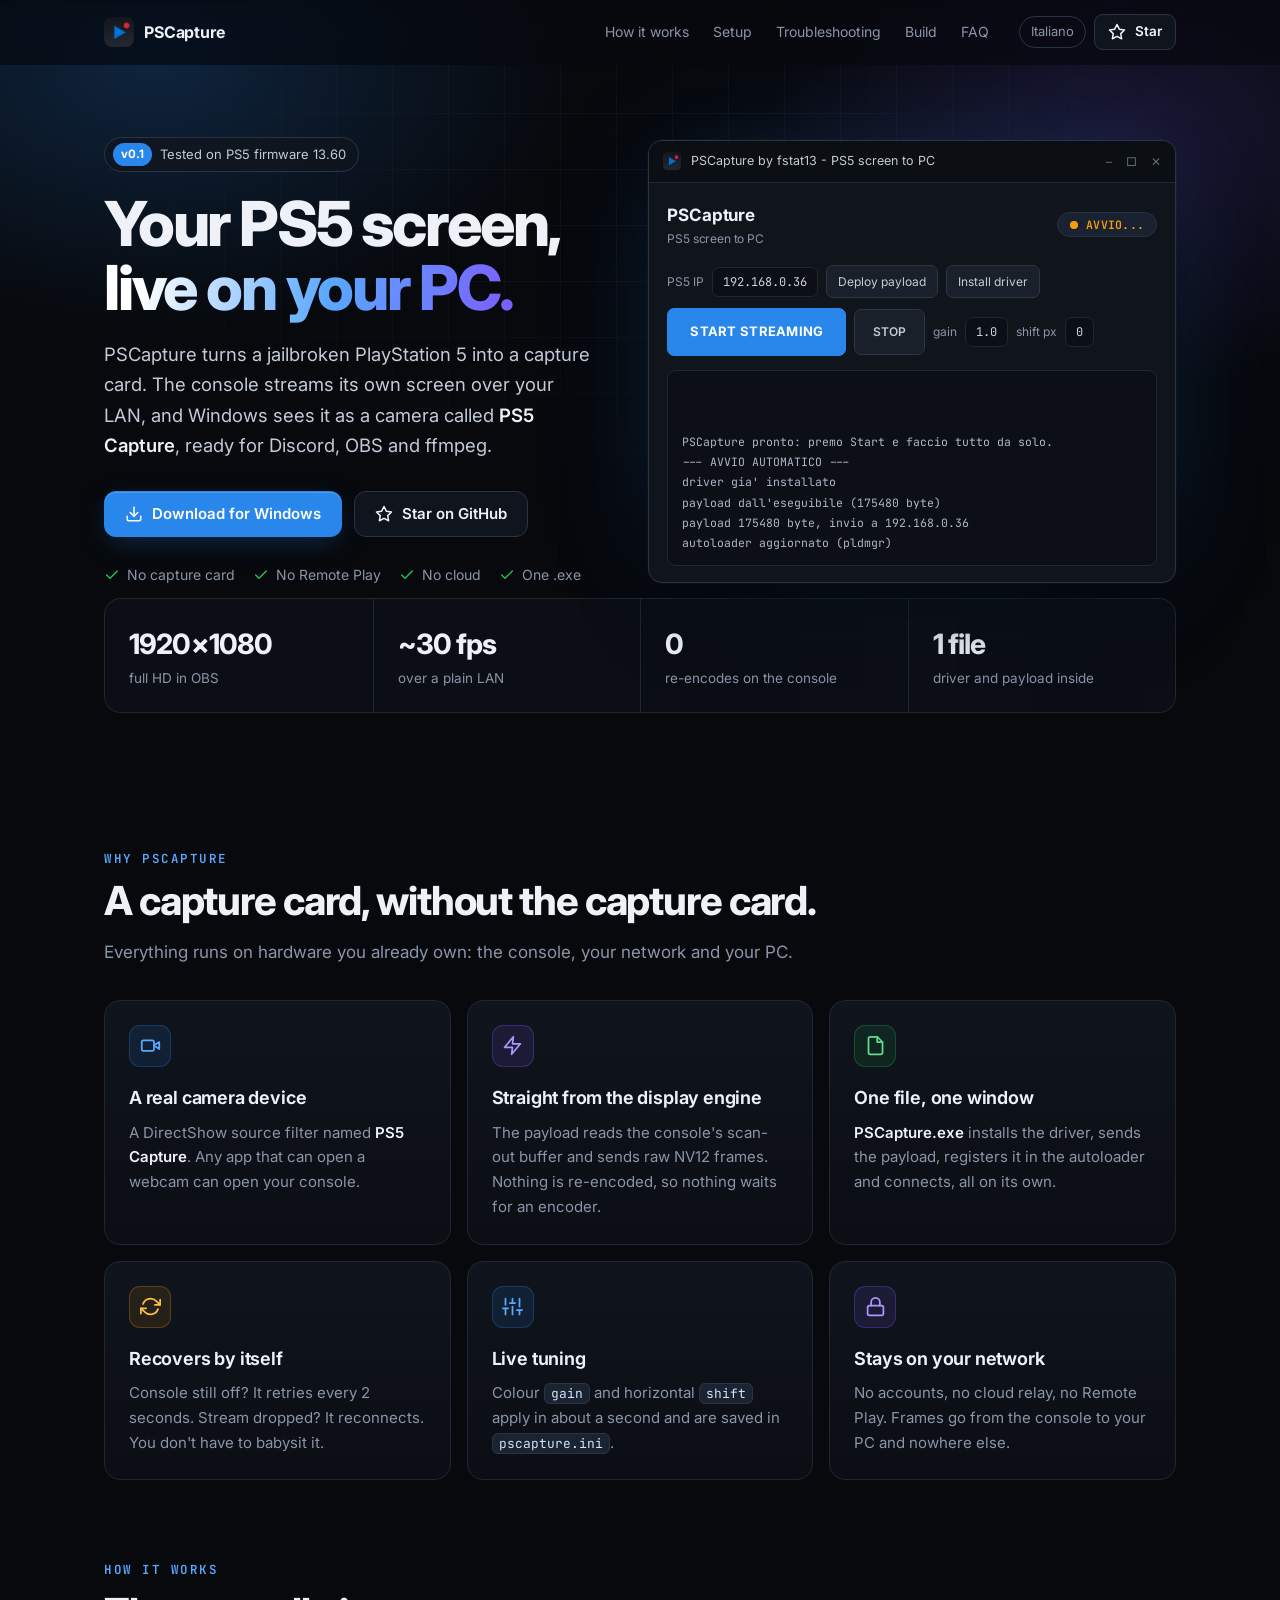
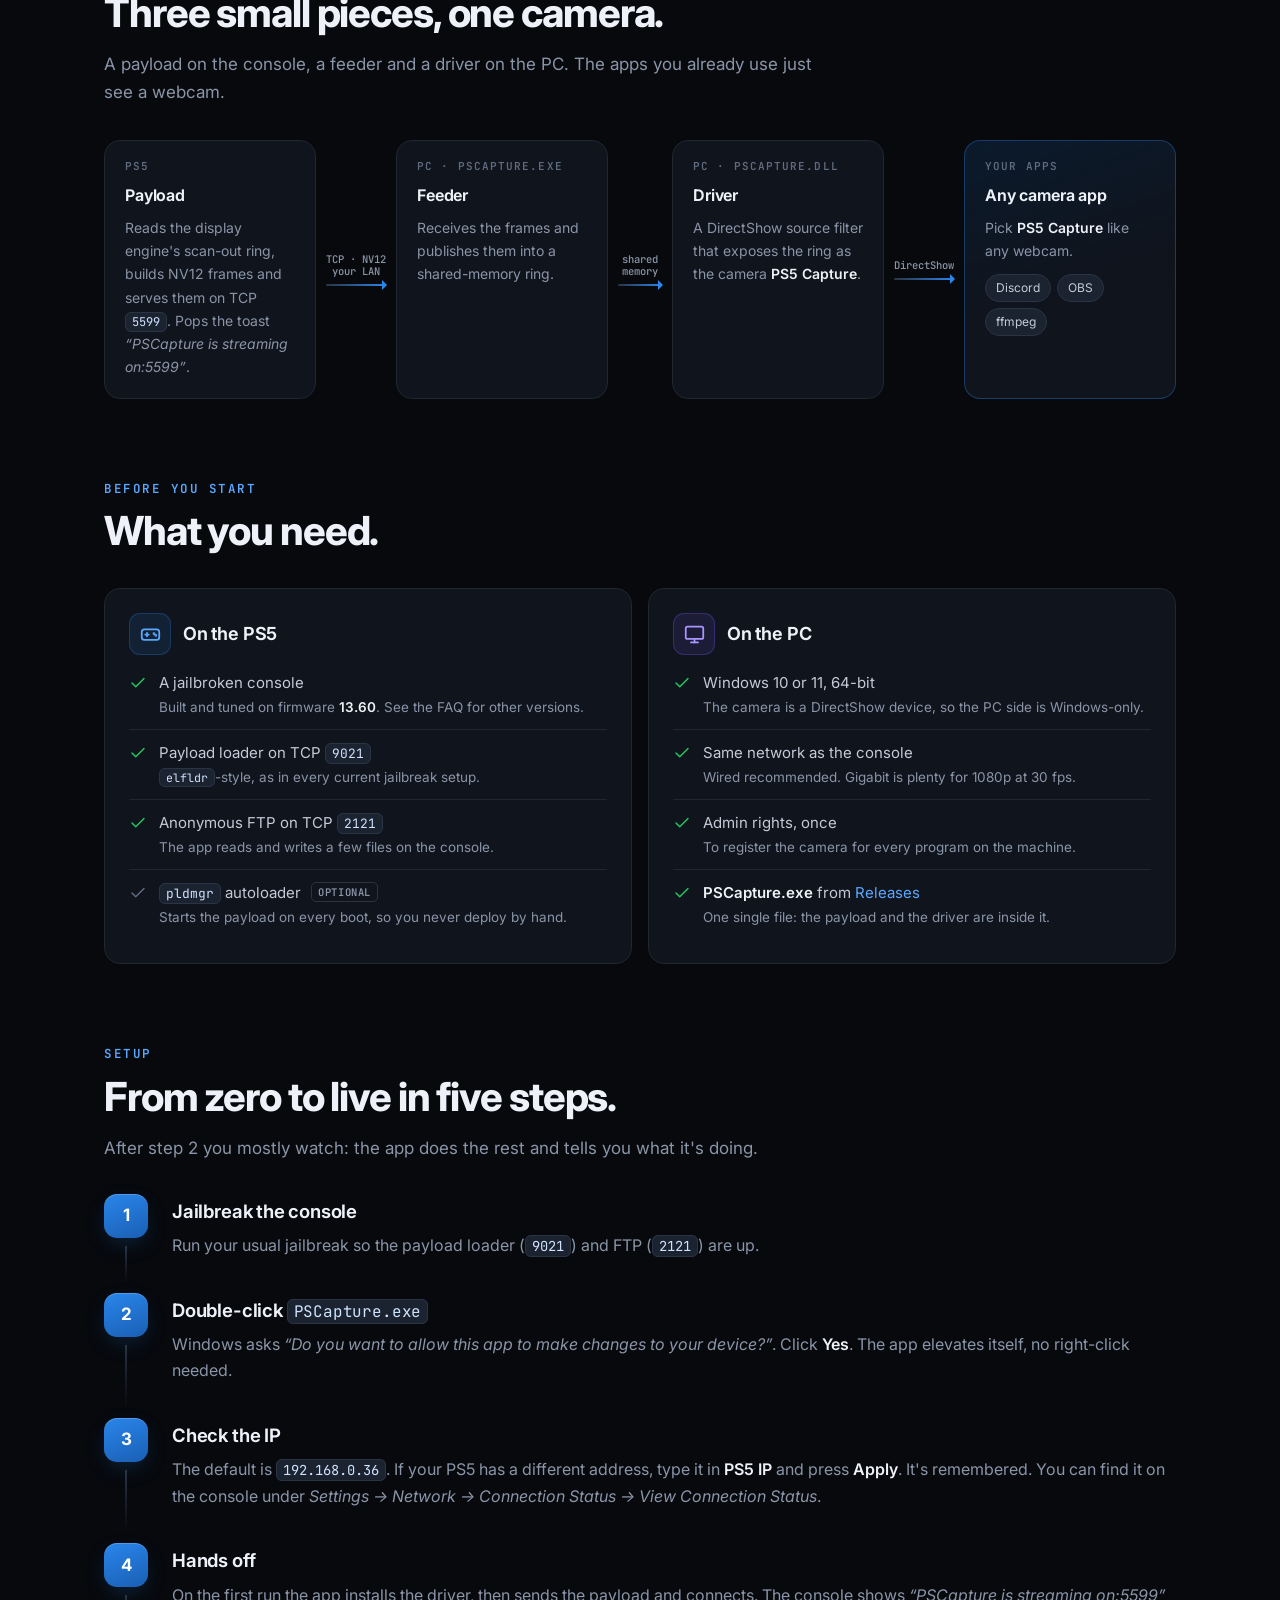
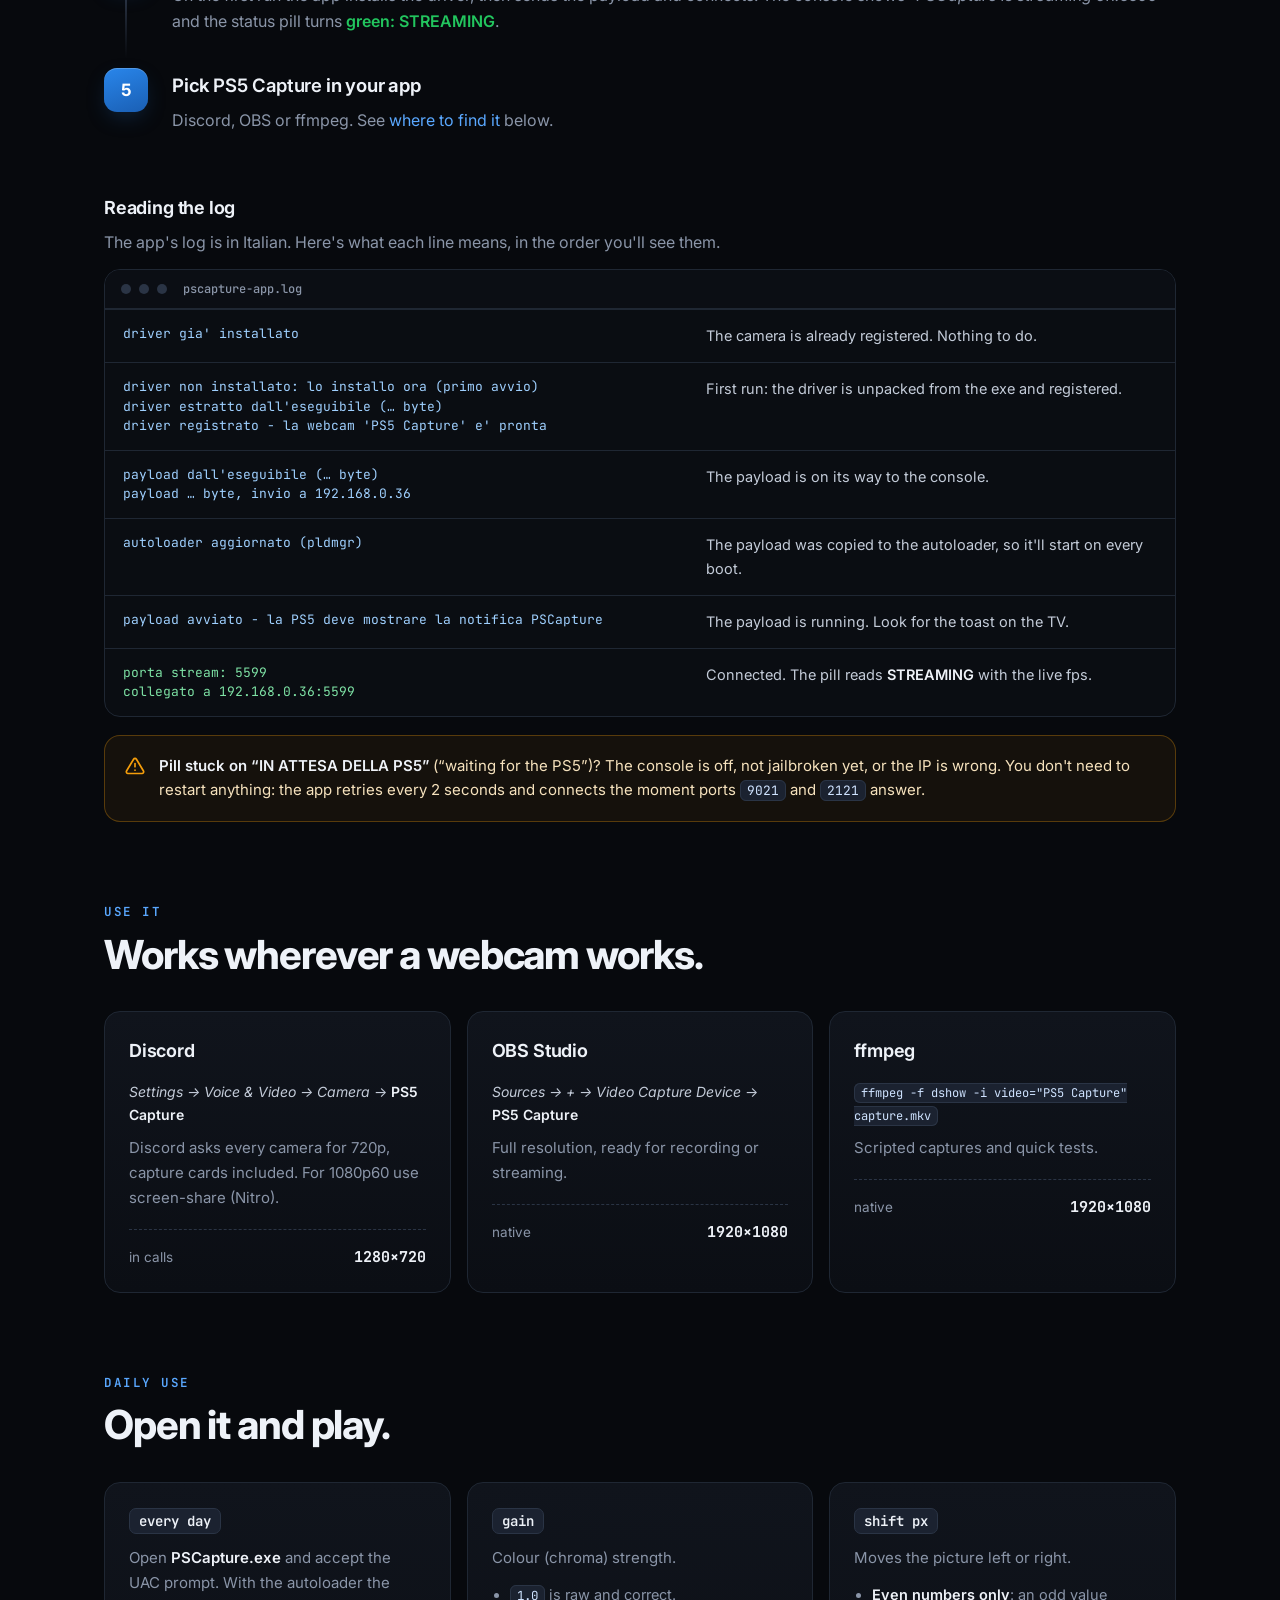
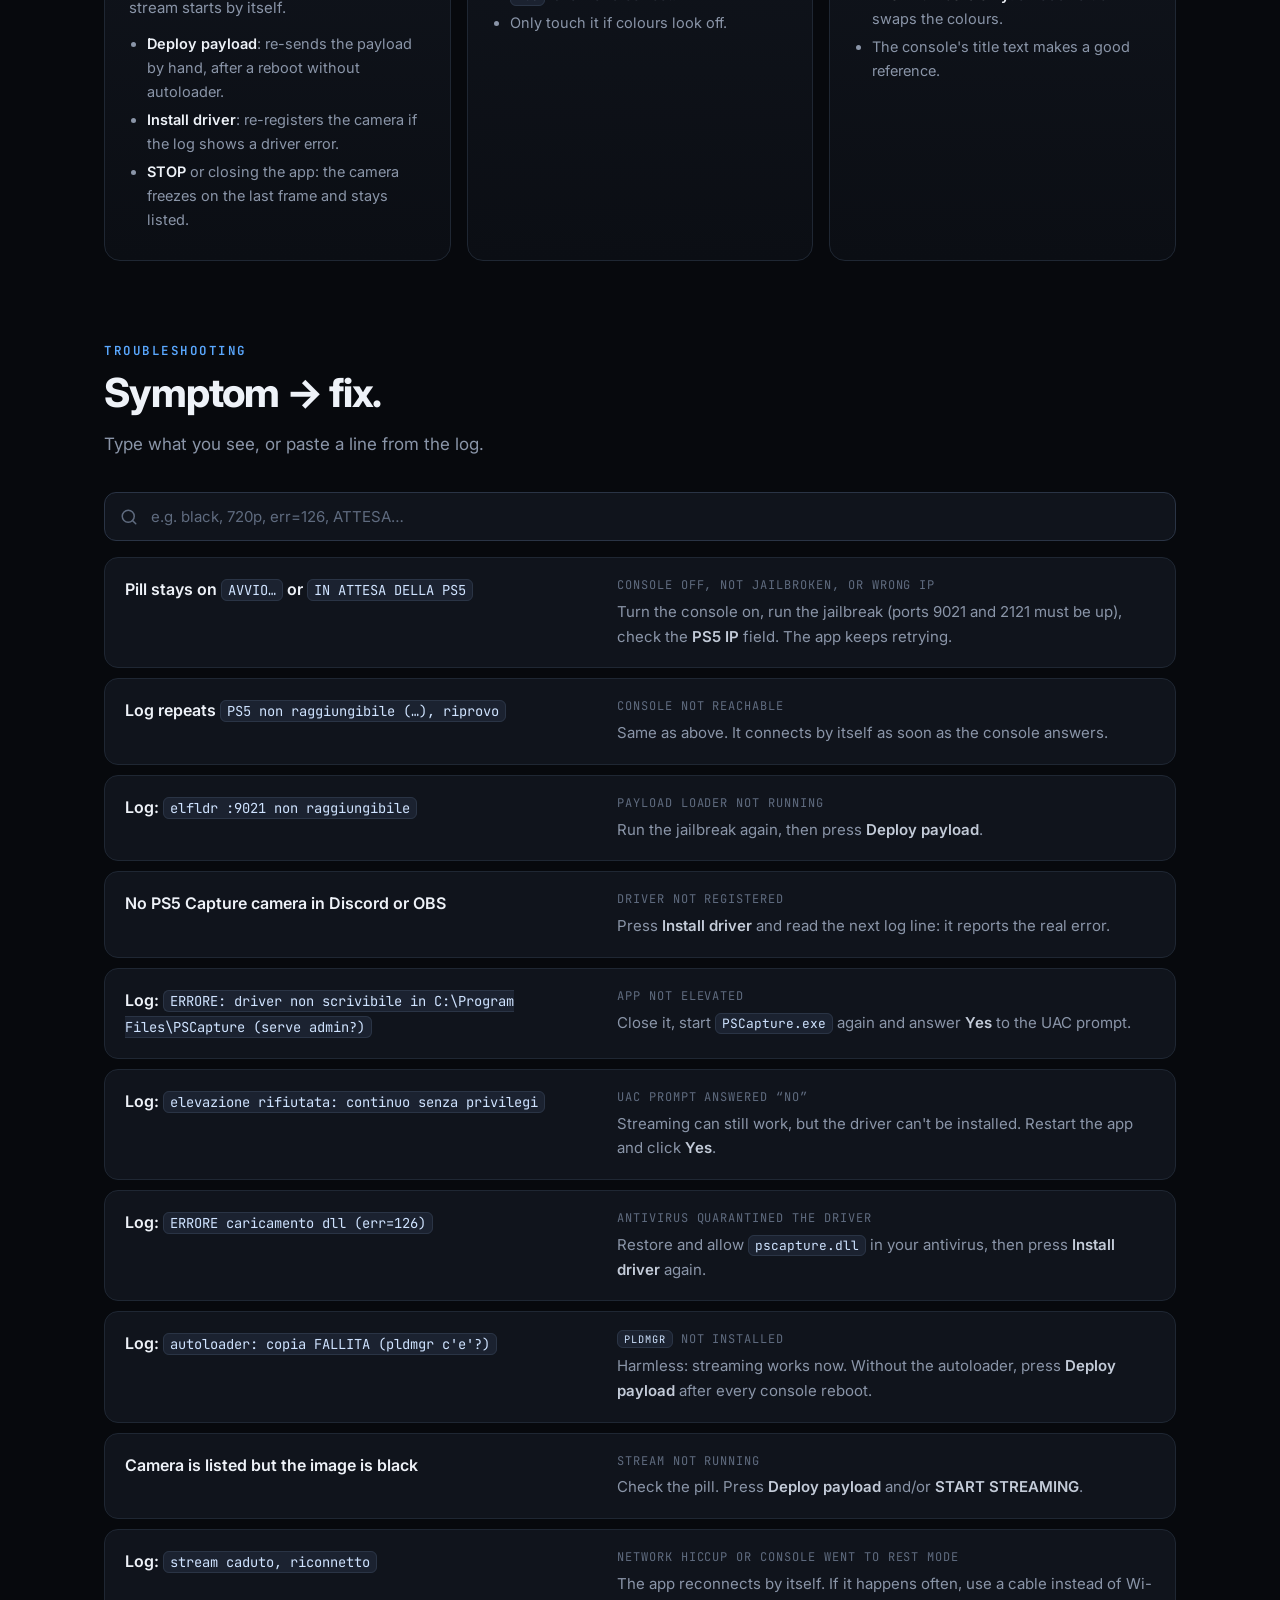
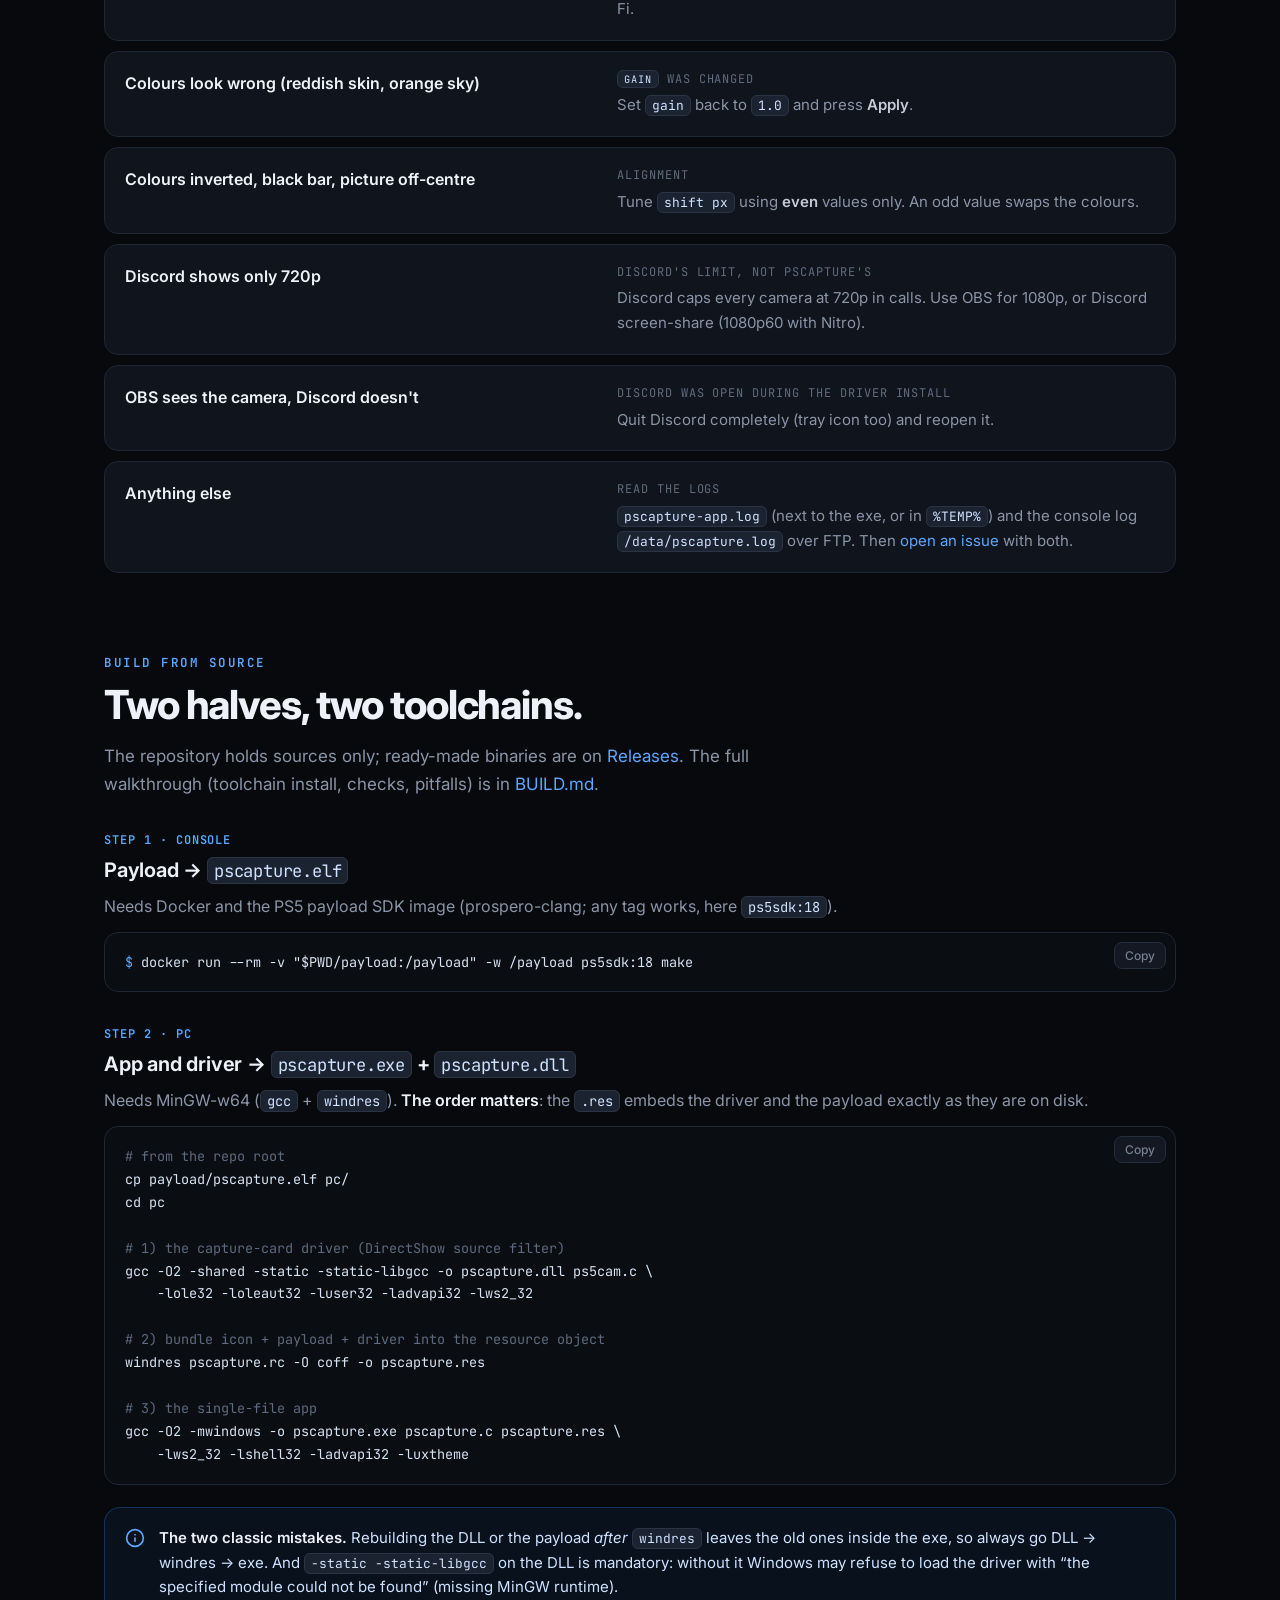
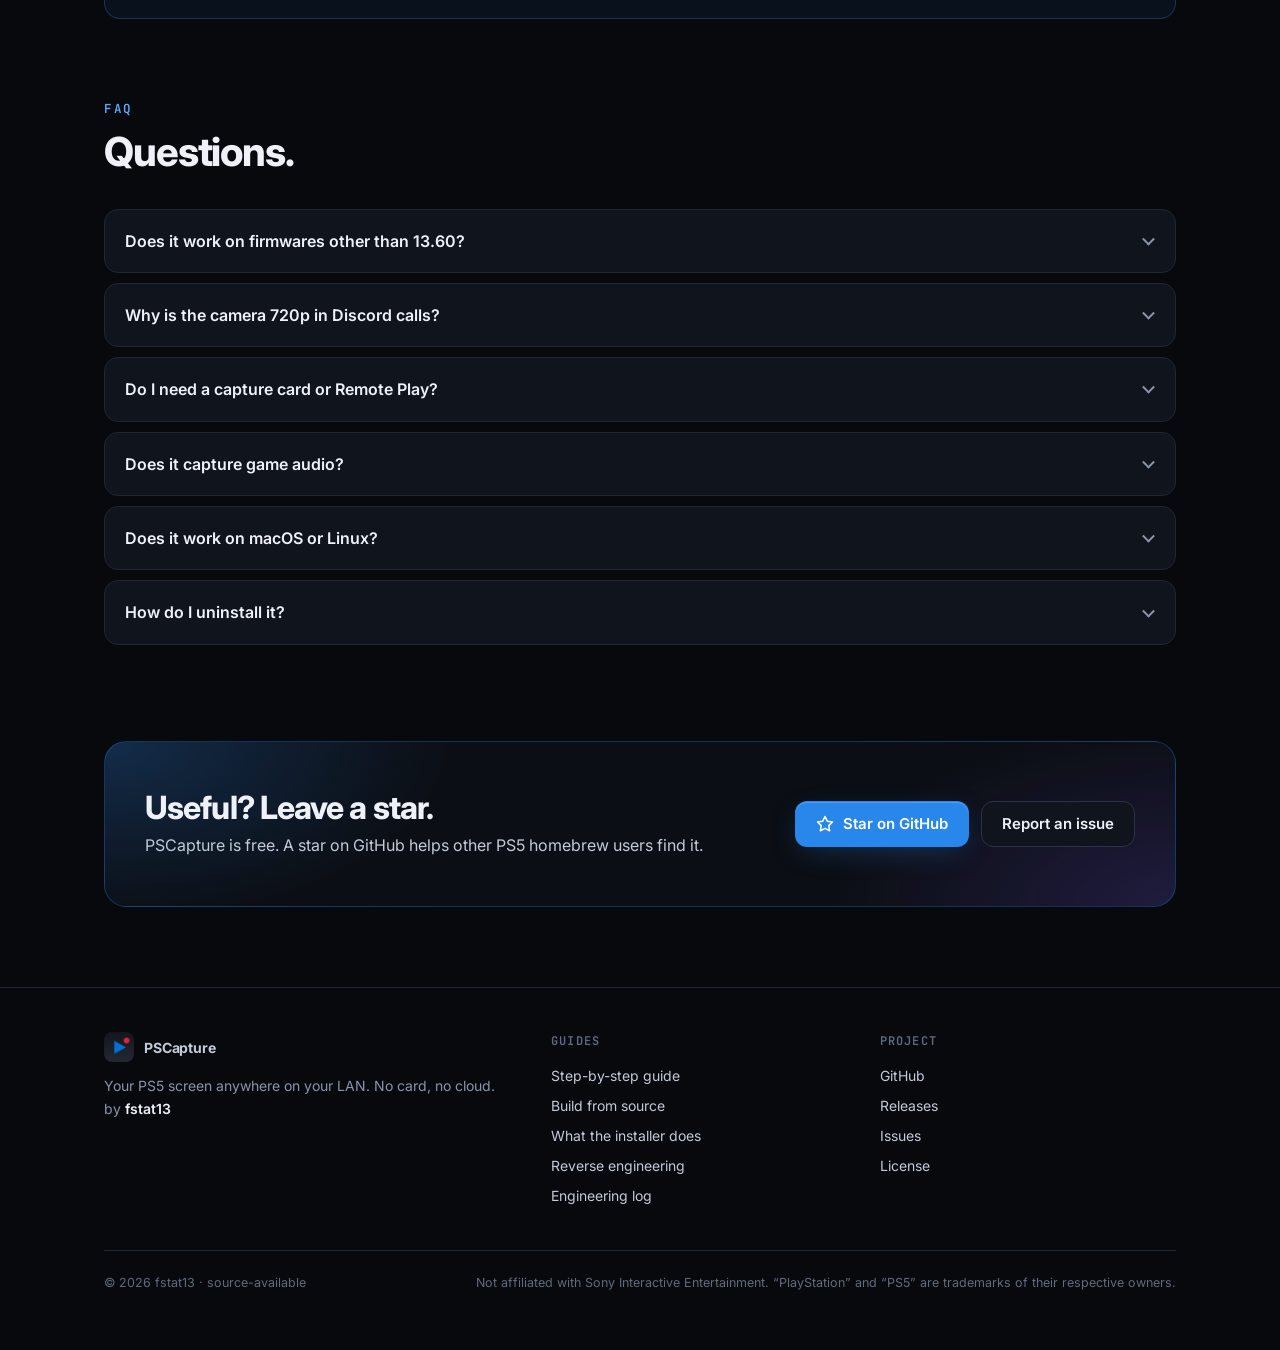
<file: docs/index.html>
<!DOCTYPE html>
<html lang="en" class="no-js">
<head>
<meta charset="utf-8">
<meta name="viewport" content="width=device-width, initial-scale=1">
<title>PSCapture — your PS5 screen as a capture card on PC</title>
<meta name="description" content="PSCapture turns a jailbroken PS5 into a capture card for your PC: the console screen streams over your LAN and shows up in Discord, OBS and ffmpeg as a camera called “PS5 Capture”.">
<meta name="theme-color" content="#07090d">
<link rel="icon" type="image/png" href="pscapture.png">
<link rel="alternate" hreflang="en" href="https://fstat13.github.io/PSCapture/">
<link rel="alternate" hreflang="it" href="https://fstat13.github.io/PSCapture/index.it.html">
<meta property="og:type" content="website">
<meta property="og:title" content="PSCapture — your PS5 screen, live on your PC">
<meta property="og:description" content="The PS5 screen shows up in Discord, OBS and ffmpeg as the camera “PS5 Capture”. No capture card, no Remote Play, no cloud.">
<meta property="og:image" content="https://fstat13.github.io/PSCapture/social-preview.png">
<meta property="og:image:width" content="1280">
<meta property="og:image:height" content="640">
<meta property="og:url" content="https://fstat13.github.io/PSCapture/">
<meta name="twitter:card" content="summary_large_image">
<link rel="preconnect" href="https://fonts.googleapis.com">
<link rel="preconnect" href="https://fonts.gstatic.com" crossorigin>
<link href="https://fonts.googleapis.com/css2?family=Inter:wght@400;500;600;700;800&family=JetBrains+Mono:wght@400;500;600&display=swap" rel="stylesheet">
<link rel="stylesheet" href="style.css">
</head>
<body>

<svg width="0" height="0" style="position:absolute" aria-hidden="true">
  <symbol id="i-download" viewBox="0 0 24 24"><path d="M21 15v4a2 2 0 0 1-2 2H5a2 2 0 0 1-2-2v-4"/><polyline points="7 10 12 15 17 10"/><line x1="12" y1="15" x2="12" y2="3"/></symbol>
  <symbol id="i-star" viewBox="0 0 24 24"><polygon points="12 2 15.09 8.26 22 9.27 17 14.14 18.18 21.02 12 17.77 5.82 21.02 7 14.14 2 9.27 8.91 8.26 12 2"/></symbol>
  <symbol id="i-check" viewBox="0 0 24 24"><polyline points="20 6 9 17 4 12"/></symbol>
  <symbol id="i-video" viewBox="0 0 24 24"><path d="m22 8-6 4 6 4V8Z"/><rect x="2" y="6" width="14" height="12" rx="2"/></symbol>
  <symbol id="i-zap" viewBox="0 0 24 24"><polygon points="13 2 3 14 12 14 11 22 21 10 12 10 13 2"/></symbol>
  <symbol id="i-file" viewBox="0 0 24 24"><path d="M14 2H6a2 2 0 0 0-2 2v16a2 2 0 0 0 2 2h12a2 2 0 0 0 2-2V8z"/><polyline points="14 2 14 8 20 8"/></symbol>
  <symbol id="i-refresh" viewBox="0 0 24 24"><polyline points="23 4 23 10 17 10"/><polyline points="1 20 1 14 7 14"/><path d="M3.51 9a9 9 0 0 1 14.85-3.36L23 10M1 14l4.64 4.36A9 9 0 0 0 20.49 15"/></symbol>
  <symbol id="i-sliders" viewBox="0 0 24 24"><line x1="4" y1="21" x2="4" y2="14"/><line x1="4" y1="10" x2="4" y2="3"/><line x1="12" y1="21" x2="12" y2="12"/><line x1="12" y1="8" x2="12" y2="3"/><line x1="20" y1="21" x2="20" y2="16"/><line x1="20" y1="12" x2="20" y2="3"/><line x1="1" y1="14" x2="7" y2="14"/><line x1="9" y1="8" x2="15" y2="8"/><line x1="17" y1="16" x2="23" y2="16"/></symbol>
  <symbol id="i-lock" viewBox="0 0 24 24"><rect x="3" y="11" width="18" height="11" rx="2"/><path d="M7 11V7a5 5 0 0 1 10 0v4"/></symbol>
  <symbol id="i-console" viewBox="0 0 24 24"><rect x="2" y="6" width="20" height="12" rx="3"/><line x1="6" y1="12" x2="10" y2="12"/><line x1="8" y1="10" x2="8" y2="14"/><circle cx="16" cy="11" r=".6"/><circle cx="18" cy="13" r=".6"/></symbol>
  <symbol id="i-monitor" viewBox="0 0 24 24"><rect x="2" y="3" width="20" height="14" rx="2"/><line x1="8" y1="21" x2="16" y2="21"/><line x1="12" y1="17" x2="12" y2="21"/></symbol>
  <symbol id="i-info" viewBox="0 0 24 24"><circle cx="12" cy="12" r="10"/><line x1="12" y1="16" x2="12" y2="12"/><line x1="12" y1="8" x2="12.01" y2="8"/></symbol>
  <symbol id="i-alert" viewBox="0 0 24 24"><path d="M10.29 3.86 1.82 18a2 2 0 0 0 1.71 3h16.94a2 2 0 0 0 1.71-3L13.71 3.86a2 2 0 0 0-3.42 0z"/><line x1="12" y1="9" x2="12" y2="13"/><line x1="12" y1="17" x2="12.01" y2="17"/></symbol>
  <symbol id="i-search" viewBox="0 0 24 24"><circle cx="11" cy="11" r="8"/><line x1="21" y1="21" x2="16.65" y2="16.65"/></symbol>
</svg>

<nav class="nav">
  <div class="wrap">
    <a class="logo" href="#top"><img src="pscapture.png" alt="">PSCapture</a>
    <div class="nav-links">
      <a href="#how">How it works</a>
      <a href="#start">Setup</a>
      <a href="#trouble">Troubleshooting</a>
      <a href="#build">Build</a>
      <a href="#faq">FAQ</a>
    </div>
    <div class="nav-right">
      <a class="lang" href="index.it.html" hreflang="it">Italiano</a>
      <a class="btn btn-ghost btn-sm" href="https://github.com/fstat13/PSCapture"><svg class="i"><use href="#i-star"/></svg>Star <span class="stars" data-stars hidden></span></a>
    </div>
  </div>
</nav>

<header class="hero" id="top">
  <div class="wrap hero-grid">
    <div>
      <span class="eyebrow"><span class="tagv">v0.1</span>Tested on PS5 firmware 13.60</span>
      <h1>Your PS5 screen,<br><span class="grad">live on your PC.</span></h1>
      <p class="lead">PSCapture turns a jailbroken PlayStation&nbsp;5 into a capture card.
        The console streams its own screen over your LAN, and Windows sees it as a
        camera called <b>PS5 Capture</b>, ready for Discord, OBS and ffmpeg.</p>
      <div class="cta">
        <a class="btn btn-primary" href="https://github.com/fstat13/PSCapture/releases"><svg class="i"><use href="#i-download"/></svg>Download for Windows</a>
        <a class="btn btn-ghost" href="https://github.com/fstat13/PSCapture"><svg class="i"><use href="#i-star"/></svg>Star on GitHub <span class="stars" data-stars hidden></span></a>
      </div>
      <div class="hero-meta">
        <span><svg class="i"><use href="#i-check"/></svg>No capture card</span>
        <span><svg class="i"><use href="#i-check"/></svg>No Remote Play</span>
        <span><svg class="i"><use href="#i-check"/></svg>No cloud</span>
        <span><svg class="i"><use href="#i-check"/></svg>One .exe</span>
      </div>
    </div>

    <div class="app" role="img" aria-label="The PSCapture window: the log shows the driver check, the payload being sent and the stream connecting; the status pill reads STREAMING.">
      <div class="app-bar">
        <img src="pscapture.png" alt="">
        <span class="t">PSCapture by fstat13 - PS5 screen to PC</span>
        <span class="w"><span>–</span><span>□</span><span>✕</span></span>
      </div>
      <div class="app-body">
        <div class="app-head">
          <div class="app-title">PSCapture<small>PS5 screen to PC</small></div>
          <span class="pill live"><i></i> STREAMING  29.8 fps</span>
        </div>
        <div class="app-row">
          <span class="app-lbl">PS5 IP</span><span class="app-in">192.168.0.36</span>
          <span class="app-btn">Deploy payload</span><span class="app-btn">Install driver</span>
        </div>
        <div class="app-row">
          <span class="app-btn big">START STREAMING</span><span class="app-btn stop">STOP</span>
          <span class="app-knobs app-row" style="margin:0">
            <span class="app-lbl">gain</span><span class="app-in">1.0</span>
            <span class="app-lbl">shift px</span><span class="app-in">0</span>
          </span>
        </div>
        <div class="app-log" aria-hidden="true">
          <div>PSCapture pronto: premo Start e faccio tutto da solo.</div>
          <div>--- AVVIO AUTOMATICO ---</div>
          <div>driver gia' installato</div>
          <div>payload dall'eseguibile (175480 byte)</div>
          <div>payload 175480 byte, invio a 192.168.0.36</div>
          <div>autoloader aggiornato (pldmgr)</div>
          <div class="hl">payload avviato - la PS5 deve mostrare la notifica PSCapture</div>
          <div>porta stream: 5599</div>
          <div class="ok">collegato a 192.168.0.36:5599</div>
        </div>
      </div>
    </div>
  </div>

  <div class="wrap">
    <div class="stats">
      <div class="stat"><div class="n">1920×1080</div><div class="l">full HD in OBS</div></div>
      <div class="stat"><div class="n">~30 fps</div><div class="l">over a plain LAN</div></div>
      <div class="stat"><div class="n">0</div><div class="l">re-encodes on the console</div></div>
      <div class="stat"><div class="n">1 file</div><div class="l">driver and payload inside</div></div>
    </div>
  </div>
</header>

<main class="wrap">

  <section id="why" class="reveal">
    <div class="sec-head">
      <div class="kicker">Why PSCapture</div>
      <h2>A capture card, without the capture card.</h2>
      <p class="sub">Everything runs on hardware you already own: the console, your network and your PC.</p>
    </div>
    <div class="grid g3">
      <div class="card"><div class="ico"><svg class="i"><use href="#i-video"/></svg></div>
        <h3>A real camera device</h3>
        <p>A DirectShow source filter named <b>PS5 Capture</b>. Any app that can open a webcam can open your console.</p></div>
      <div class="card"><div class="ico v"><svg class="i"><use href="#i-zap"/></svg></div>
        <h3>Straight from the display engine</h3>
        <p>The payload reads the console's scan-out buffer and sends raw NV12 frames. Nothing is re-encoded, so nothing waits for an encoder.</p></div>
      <div class="card"><div class="ico g"><svg class="i"><use href="#i-file"/></svg></div>
        <h3>One file, one window</h3>
        <p><b>PSCapture.exe</b> installs the driver, sends the payload, registers it in the autoloader and connects, all on its own.</p></div>
      <div class="card"><div class="ico a"><svg class="i"><use href="#i-refresh"/></svg></div>
        <h3>Recovers by itself</h3>
        <p>Console still off? It retries every 2 seconds. Stream dropped? It reconnects. You don't have to babysit it.</p></div>
      <div class="card"><div class="ico"><svg class="i"><use href="#i-sliders"/></svg></div>
        <h3>Live tuning</h3>
        <p>Colour <code>gain</code> and horizontal <code>shift</code> apply in about a second and are saved in <code>pscapture.ini</code>.</p></div>
      <div class="card"><div class="ico v"><svg class="i"><use href="#i-lock"/></svg></div>
        <h3>Stays on your network</h3>
        <p>No accounts, no cloud relay, no Remote Play. Frames go from the console to your PC and nowhere else.</p></div>
    </div>
  </section>

  <section id="how" class="reveal">
    <div class="sec-head">
      <div class="kicker">How it works</div>
      <h2>Three small pieces, one camera.</h2>
      <p class="sub">A payload on the console, a feeder and a driver on the PC. The apps you already use just see a webcam.</p>
    </div>
    <div class="pipe">
      <div class="node"><div class="where">PS5</div><h3>Payload</h3>
        <p>Reads the display engine's scan-out ring, builds NV12 frames and serves them on TCP <code>5599</code>. Pops the toast <i>“PSCapture is streaming on:5599”</i>.</p></div>
      <div class="link"><span>TCP · NV12<br>your LAN</span><div class="line"></div></div>
      <div class="node"><div class="where">PC · PSCapture.exe</div><h3>Feeder</h3>
        <p>Receives the frames and publishes them into a shared-memory ring.</p></div>
      <div class="link"><span>shared<br>memory</span><div class="line"></div></div>
      <div class="node"><div class="where">PC · pscapture.dll</div><h3>Driver</h3>
        <p>A DirectShow source filter that exposes the ring as the camera <b>PS5 Capture</b>.</p></div>
      <div class="link"><span>DirectShow</span><div class="line"></div></div>
      <div class="node end"><div class="where">Your apps</div><h3>Any camera app</h3>
        <p>Pick <b>PS5 Capture</b> like any webcam.</p>
        <div class="chips"><span class="chip">Discord</span><span class="chip">OBS</span><span class="chip">ffmpeg</span></div></div>
    </div>
  </section>

  <section id="requirements" class="reveal">
    <div class="sec-head">
      <div class="kicker">Before you start</div>
      <h2>What you need.</h2>
    </div>
    <div class="grid g2">
      <div class="req">
        <div class="req-h"><div class="ico"><svg class="i"><use href="#i-console"/></svg></div><h3>On the PS5</h3></div>
        <ul>
          <li><svg class="i"><use href="#i-check"/></svg><span>A jailbroken console<small>Built and tuned on firmware <b>13.60</b>. See the FAQ for other versions.</small></span></li>
          <li><svg class="i"><use href="#i-check"/></svg><span>Payload loader on TCP <code>9021</code><small><code>elfldr</code>-style, as in every current jailbreak setup.</small></span></li>
          <li><svg class="i"><use href="#i-check"/></svg><span>Anonymous FTP on TCP <code>2121</code><small>The app reads and writes a few files on the console.</small></span></li>
          <li class="opt"><svg class="i"><use href="#i-check"/></svg><span><code>pldmgr</code> autoloader <span class="tagopt">optional</span><small>Starts the payload on every boot, so you never deploy by hand.</small></span></li>
        </ul>
      </div>
      <div class="req">
        <div class="req-h"><div class="ico v"><svg class="i"><use href="#i-monitor"/></svg></div><h3>On the PC</h3></div>
        <ul>
          <li><svg class="i"><use href="#i-check"/></svg><span>Windows 10 or 11, 64-bit<small>The camera is a DirectShow device, so the PC side is Windows-only.</small></span></li>
          <li><svg class="i"><use href="#i-check"/></svg><span>Same network as the console<small>Wired recommended. Gigabit is plenty for 1080p at 30 fps.</small></span></li>
          <li><svg class="i"><use href="#i-check"/></svg><span>Admin rights, once<small>To register the camera for every program on the machine.</small></span></li>
          <li><svg class="i"><use href="#i-check"/></svg><span><b>PSCapture.exe</b> from <a href="https://github.com/fstat13/PSCapture/releases">Releases</a><small>One single file: the payload and the driver are inside it.</small></span></li>
        </ul>
      </div>
    </div>
  </section>

  <section id="start" class="reveal">
    <div class="sec-head">
      <div class="kicker">Setup</div>
      <h2>From zero to live in five steps.</h2>
      <p class="sub">After step 2 you mostly watch: the app does the rest and tells you what it's doing.</p>
    </div>
    <ol class="steps">
      <li><h3>Jailbreak the console</h3>
        <p>Run your usual jailbreak so the payload loader (<code>9021</code>) and FTP (<code>2121</code>) are up.</p></li>
      <li><h3>Double-click <code>PSCapture.exe</code></h3>
        <p>Windows asks <i>“Do you want to allow this app to make changes to your device?”</i>. Click <b>Yes</b>. The app elevates itself, no right-click needed.</p></li>
      <li><h3>Check the IP</h3>
        <p>The default is <code>192.168.0.36</code>. If your PS5 has a different address, type it in <b>PS5 IP</b> and press <b>Apply</b>. It's remembered. You can find it on the console under <i>Settings → Network → Connection Status → View Connection Status</i>.</p></li>
      <li><h3>Hands off</h3>
        <p>On the first run the app installs the driver, then sends the payload and connects. The console shows <i>“PSCapture is streaming on:5599”</i> and the status pill turns <b style="color:var(--green)">green: STREAMING</b>.</p></li>
      <li><h3>Pick <b>PS5 Capture</b> in your app</h3>
        <p>Discord, OBS or ffmpeg. See <a href="#use">where to find it</a> below.</p></li>
    </ol>

    <h3 style="margin:30px 0 6px">Reading the log</h3>
    <p style="color:var(--dim)">The app's log is in Italian. Here's what each line means, in the order you'll see them.</p>
    <div class="term" style="margin-top:14px">
      <div class="term-bar"><i></i><i></i><i></i><b>pscapture-app.log</b></div>
      <div class="term-row"><code>driver gia' installato</code><span class="m">The camera is already registered. Nothing to do.</span></div>
      <div class="term-row"><code>driver non installato: lo installo ora (primo avvio)<br>driver estratto dall'eseguibile (… byte)<br>driver registrato - la webcam 'PS5 Capture' e' pronta</code><span class="m">First run: the driver is unpacked from the exe and registered.</span></div>
      <div class="term-row"><code>payload dall'eseguibile (… byte)<br>payload … byte, invio a 192.168.0.36</code><span class="m">The payload is on its way to the console.</span></div>
      <div class="term-row"><code>autoloader aggiornato (pldmgr)</code><span class="m">The payload was copied to the autoloader, so it'll start on every boot.</span></div>
      <div class="term-row"><code>payload avviato - la PS5 deve mostrare la notifica PSCapture</code><span class="m">The payload is running. Look for the toast on the TV.</span></div>
      <div class="term-row ok"><code>porta stream: 5599<br>collegato a 192.168.0.36:5599</code><span class="m">Connected. The pill reads <b>STREAMING</b> with the live fps.</span></div>
    </div>

    <div class="callout warn" style="margin-top:18px">
      <svg class="i"><use href="#i-alert"/></svg>
      <p><b>Pill stuck on “IN ATTESA DELLA PS5”</b> (“waiting for the PS5”)? The console is off, not jailbroken yet, or the IP is wrong. You don't need to restart anything: the app retries every 2 seconds and connects the moment ports <code>9021</code> and <code>2121</code> answer.</p>
    </div>
  </section>

  <section id="use" class="reveal">
    <div class="sec-head">
      <div class="kicker">Use it</div>
      <h2>Works wherever a webcam works.</h2>
    </div>
    <div class="grid g3">
      <div class="card target"><h3>Discord</h3>
        <div class="path"><i>Settings → Voice &amp; Video → Camera</i> → <b>PS5 Capture</b></div>
        <p style="margin-top:10px">Discord asks every camera for 720p, capture cards included. For 1080p60 use screen-share (Nitro).</p>
        <div class="res">in calls <b>1280×720</b></div></div>
      <div class="card target"><h3>OBS Studio</h3>
        <div class="path"><i>Sources → + → Video Capture Device</i> → <b>PS5 Capture</b></div>
        <p style="margin-top:10px">Full resolution, ready for recording or streaming.</p>
        <div class="res">native <b>1920×1080</b></div></div>
      <div class="card target"><h3>ffmpeg</h3>
        <div class="path"><code>ffmpeg -f dshow -i video="PS5 Capture" capture.mkv</code></div>
        <p style="margin-top:10px">Scripted captures and quick tests.</p>
        <div class="res">native <b>1920×1080</b></div></div>
    </div>
  </section>

  <section id="daily" class="reveal">
    <div class="sec-head">
      <div class="kicker">Daily use</div>
      <h2>Open it and play.</h2>
    </div>
    <div class="grid g3">
      <div class="card knob"><span class="k">every day</span>
        <p>Open <b>PSCapture.exe</b> and accept the UAC prompt. With the autoloader the stream starts by itself.</p>
        <ul>
          <li><b>Deploy payload</b>: re-sends the payload by hand, after a reboot without autoloader.</li>
          <li><b>Install driver</b>: re-registers the camera if the log shows a driver error.</li>
          <li><b>STOP</b> or closing the app: the camera freezes on the last frame and stays listed.</li>
        </ul></div>
      <div class="card knob"><span class="k">gain</span>
        <p>Colour (chroma) strength.</p>
        <ul><li><code>1.0</code> is raw and correct.</li><li>Only touch it if colours look off.</li></ul></div>
      <div class="card knob"><span class="k">shift px</span>
        <p>Moves the picture left or right.</p>
        <ul><li><b>Even numbers only</b>: an odd value swaps the colours.</li><li>The console's title text makes a good reference.</li></ul></div>
    </div>
  </section>

  <section id="trouble" class="reveal">
    <div class="sec-head">
      <div class="kicker">Troubleshooting</div>
      <h2>Symptom → fix.</h2>
      <p class="sub">Type what you see, or paste a line from the log.</p>
    </div>
    <div class="search"><svg class="i"><use href="#i-search"/></svg>
      <input id="q" type="search" placeholder="e.g. black, 720p, err=126, ATTESA…" autocomplete="off" aria-label="Filter problems"></div>
    <div class="issues">
      <div class="issue"><div class="sym">Pill stays on <code>AVVIO…</code> or <code>IN ATTESA DELLA PS5</code></div>
        <div class="fix"><span class="cause">console off, not jailbroken, or wrong IP</span>Turn the console on, run the jailbreak (ports 9021 and 2121 must be up), check the <b>PS5 IP</b> field. The app keeps retrying.</div></div>
      <div class="issue"><div class="sym">Log repeats <code>PS5 non raggiungibile (…), riprovo</code></div>
        <div class="fix"><span class="cause">console not reachable</span>Same as above. It connects by itself as soon as the console answers.</div></div>
      <div class="issue"><div class="sym">Log: <code>elfldr :9021 non raggiungibile</code></div>
        <div class="fix"><span class="cause">payload loader not running</span>Run the jailbreak again, then press <b>Deploy payload</b>.</div></div>
      <div class="issue"><div class="sym">No <b>PS5 Capture</b> camera in Discord or OBS</div>
        <div class="fix"><span class="cause">driver not registered</span>Press <b>Install driver</b> and read the next log line: it reports the real error.</div></div>
      <div class="issue"><div class="sym">Log: <code>ERRORE: driver non scrivibile in C:\Program Files\PSCapture (serve admin?)</code></div>
        <div class="fix"><span class="cause">app not elevated</span>Close it, start <code>PSCapture.exe</code> again and answer <b>Yes</b> to the UAC prompt.</div></div>
      <div class="issue"><div class="sym">Log: <code>elevazione rifiutata: continuo senza privilegi</code></div>
        <div class="fix"><span class="cause">UAC prompt answered “No”</span>Streaming can still work, but the driver can't be installed. Restart the app and click <b>Yes</b>.</div></div>
      <div class="issue"><div class="sym">Log: <code>ERRORE caricamento dll (err=126)</code></div>
        <div class="fix"><span class="cause">antivirus quarantined the driver</span>Restore and allow <code>pscapture.dll</code> in your antivirus, then press <b>Install driver</b> again.</div></div>
      <div class="issue"><div class="sym">Log: <code>autoloader: copia FALLITA (pldmgr c'e'?)</code></div>
        <div class="fix"><span class="cause"><code>pldmgr</code> not installed</span>Harmless: streaming works now. Without the autoloader, press <b>Deploy payload</b> after every console reboot.</div></div>
      <div class="issue"><div class="sym">Camera is listed but the image is black</div>
        <div class="fix"><span class="cause">stream not running</span>Check the pill. Press <b>Deploy payload</b> and/or <b>START STREAMING</b>.</div></div>
      <div class="issue"><div class="sym">Log: <code>stream caduto, riconnetto</code></div>
        <div class="fix"><span class="cause">network hiccup or console went to rest mode</span>The app reconnects by itself. If it happens often, use a cable instead of Wi-Fi.</div></div>
      <div class="issue"><div class="sym">Colours look wrong (reddish skin, orange sky)</div>
        <div class="fix"><span class="cause"><code>gain</code> was changed</span>Set <code>gain</code> back to <code>1.0</code> and press <b>Apply</b>.</div></div>
      <div class="issue"><div class="sym">Colours inverted, black bar, picture off-centre</div>
        <div class="fix"><span class="cause">alignment</span>Tune <code>shift px</code> using <b>even</b> values only. An odd value swaps the colours.</div></div>
      <div class="issue"><div class="sym">Discord shows only 720p</div>
        <div class="fix"><span class="cause">Discord's limit, not PSCapture's</span>Discord caps every camera at 720p in calls. Use OBS for 1080p, or Discord screen-share (1080p60 with Nitro).</div></div>
      <div class="issue"><div class="sym">OBS sees the camera, Discord doesn't</div>
        <div class="fix"><span class="cause">Discord was open during the driver install</span>Quit Discord completely (tray icon too) and reopen it.</div></div>
      <div class="issue"><div class="sym">Anything else</div>
        <div class="fix"><span class="cause">read the logs</span><code>pscapture-app.log</code> (next to the exe, or in <code>%TEMP%</code>) and the console log <code>/data/pscapture.log</code> over FTP. Then <a href="https://github.com/fstat13/PSCapture/issues">open an issue</a> with both.</div></div>
      <div class="noresult" hidden>No match. <a href="https://github.com/fstat13/PSCapture/issues">Open an issue</a> with your <code>pscapture-app.log</code>.</div>
    </div>
  </section>

  <section id="build" class="reveal">
    <div class="sec-head">
      <div class="kicker">Build from source</div>
      <h2>Two halves, two toolchains.</h2>
      <p class="sub">The repository holds sources only; ready-made binaries are on <a href="https://github.com/fstat13/PSCapture/releases">Releases</a>. The full walkthrough (toolchain install, checks, pitfalls) is in <a href="https://github.com/fstat13/PSCapture/blob/main/docs/BUILD.md">BUILD.md</a>.</p>
    </div>

    <div class="build-step">
      <div class="num">Step 1 · console</div>
      <h3>Payload → <code>pscapture.elf</code></h3>
      <p>Needs Docker and the PS5 payload SDK image (prospero-clang; any tag works, here <code>ps5sdk:18</code>).</p>
      <div class="codeblock"><pre><span class="p">$ </span>docker run --rm -v "$PWD/payload:/payload" -w /payload ps5sdk:18 make</pre></div>
    </div>

    <div class="build-step">
      <div class="num">Step 2 · PC</div>
      <h3>App and driver → <code>pscapture.exe</code> + <code>pscapture.dll</code></h3>
      <p>Needs MinGW-w64 (<code>gcc</code> + <code>windres</code>). <b>The order matters</b>: the <code>.res</code> embeds the driver and the payload exactly as they are on disk.</p>
      <div class="codeblock"><pre><span class="c"># from the repo root</span>
cp payload/pscapture.elf pc/
cd pc

<span class="c"># 1) the capture-card driver (DirectShow source filter)</span>
gcc -O2 -shared -static -static-libgcc -o pscapture.dll ps5cam.c \
    -lole32 -loleaut32 -luser32 -ladvapi32 -lws2_32

<span class="c"># 2) bundle icon + payload + driver into the resource object</span>
windres pscapture.rc -O coff -o pscapture.res

<span class="c"># 3) the single-file app</span>
gcc -O2 -mwindows -o pscapture.exe pscapture.c pscapture.res \
    -lws2_32 -lshell32 -ladvapi32 -luxtheme</pre></div>
    </div>

    <div class="callout info" style="margin-top:22px">
      <svg class="i"><use href="#i-info"/></svg>
      <p><b>The two classic mistakes.</b> Rebuilding the DLL or the payload <i>after</i> <code>windres</code> leaves the old ones inside the exe, so always go DLL → windres → exe. And <code>-static -static-libgcc</code> on the DLL is mandatory: without it Windows may refuse to load the driver with “the specified module could not be found” (missing MinGW runtime).</p>
    </div>
  </section>

  <section id="faq" class="reveal">
    <div class="sec-head">
      <div class="kicker">FAQ</div>
      <h2>Questions.</h2>
    </div>
    <div class="faq">
      <details><summary>Does it work on firmwares other than 13.60?</summary>
        <div class="body"><p>The PC side works with any firmware: the app and the driver only use TCP, FTP and shared memory. The console payload is the version-specific part. It was built and tuned on <b>13.60</b> using display-engine anchors found on that firmware. Other versions may need a small porting pass to find the same anchors. <a href="https://github.com/fstat13/PSCapture/issues">Open an issue</a> with your firmware version.</p></div></details>
      <details><summary>Why is the camera 720p in Discord calls?</summary>
        <div class="body"><p>That's Discord's voice engine: it requests 1280×720 from every camera. In OBS, PS5 Capture runs at the full 1920×1080. Discord's screen-share goes up to 1080p60 with Nitro.</p></div></details>
      <details><summary>Do I need a capture card or Remote Play?</summary>
        <div class="body"><p>No. PSCapture never touches Remote Play. The payload reads the display engine on the console itself and sends raw frames over your LAN.</p></div></details>
      <details><summary>Does it capture game audio?</summary>
        <div class="body"><p>Not yet. PSCapture is video-only for now.</p></div></details>
      <details><summary>Does it work on macOS or Linux?</summary>
        <div class="body"><p>The PC side is Windows-only, because the camera is a DirectShow device.</p></div></details>
      <details><summary>How do I uninstall it?</summary>
        <div class="body"><ol>
          <li>Close the app.</li>
          <li>Run <code>rundll32 "%ProgramFiles%\PSCapture\pscapture.dll",DllUnregisterServer</code> to remove the camera.</li>
          <li>Delete <code>C:\Program Files\PSCapture</code>.</li>
          <li>Optional, on the console: delete <code>/data/pldmgr/payloads/pscapture/</code> so the autoloader stops starting it.</li>
        </ol></div></details>
    </div>
  </section>

  <div class="band reveal">
    <div>
      <h2>Useful? Leave a star.</h2>
      <p>PSCapture is free. A star on GitHub helps other PS5 homebrew users find it.</p>
    </div>
    <div class="cta">
      <a class="btn btn-primary" href="https://github.com/fstat13/PSCapture"><svg class="i"><use href="#i-star"/></svg>Star on GitHub <span class="stars" data-stars hidden></span></a>
      <a class="btn btn-ghost" href="https://github.com/fstat13/PSCapture/issues">Report an issue</a>
    </div>
  </div>
</main>

<footer>
  <div class="wrap">
    <div class="foot">
      <div>
        <a class="logo" href="#top"><img src="pscapture.png" alt="">PSCapture</a>
        <p>Your PS5 screen anywhere on your LAN. No card, no cloud.<br>by <b>fstat13</b></p>
      </div>
      <div>
        <h4>Guides</h4>
        <ul>
          <li><a href="https://github.com/fstat13/PSCapture/blob/main/docs/GUIDE.md">Step-by-step guide</a></li>
          <li><a href="https://github.com/fstat13/PSCapture/blob/main/docs/BUILD.md">Build from source</a></li>
          <li><a href="https://github.com/fstat13/PSCapture/blob/main/docs/INSTALLER.md">What the installer does</a></li>
          <li><a href="https://github.com/fstat13/PSCapture/blob/main/docs/REVERSE_ENGINEERING.md">Reverse engineering</a></li>
          <li><a href="https://github.com/fstat13/PSCapture/blob/main/docs/ENGINEERING_LOG.md">Engineering log</a></li>
        </ul>
      </div>
      <div>
        <h4>Project</h4>
        <ul>
          <li><a href="https://github.com/fstat13/PSCapture">GitHub</a></li>
          <li><a href="https://github.com/fstat13/PSCapture/releases">Releases</a></li>
          <li><a href="https://github.com/fstat13/PSCapture/issues">Issues</a></li>
          <li><a href="https://github.com/fstat13/PSCapture/blob/main/LICENSE">License</a></li>
        </ul>
      </div>
    </div>
    <div class="legal">
      <span>© 2026 fstat13 · source-available</span>
      <span>Not affiliated with Sony Interactive Entertainment. “PlayStation” and “PS5” are trademarks of their respective owners.</span>
    </div>
  </div>
</footer>

<script src="main.js"></script>
</body>
</html>
</file>
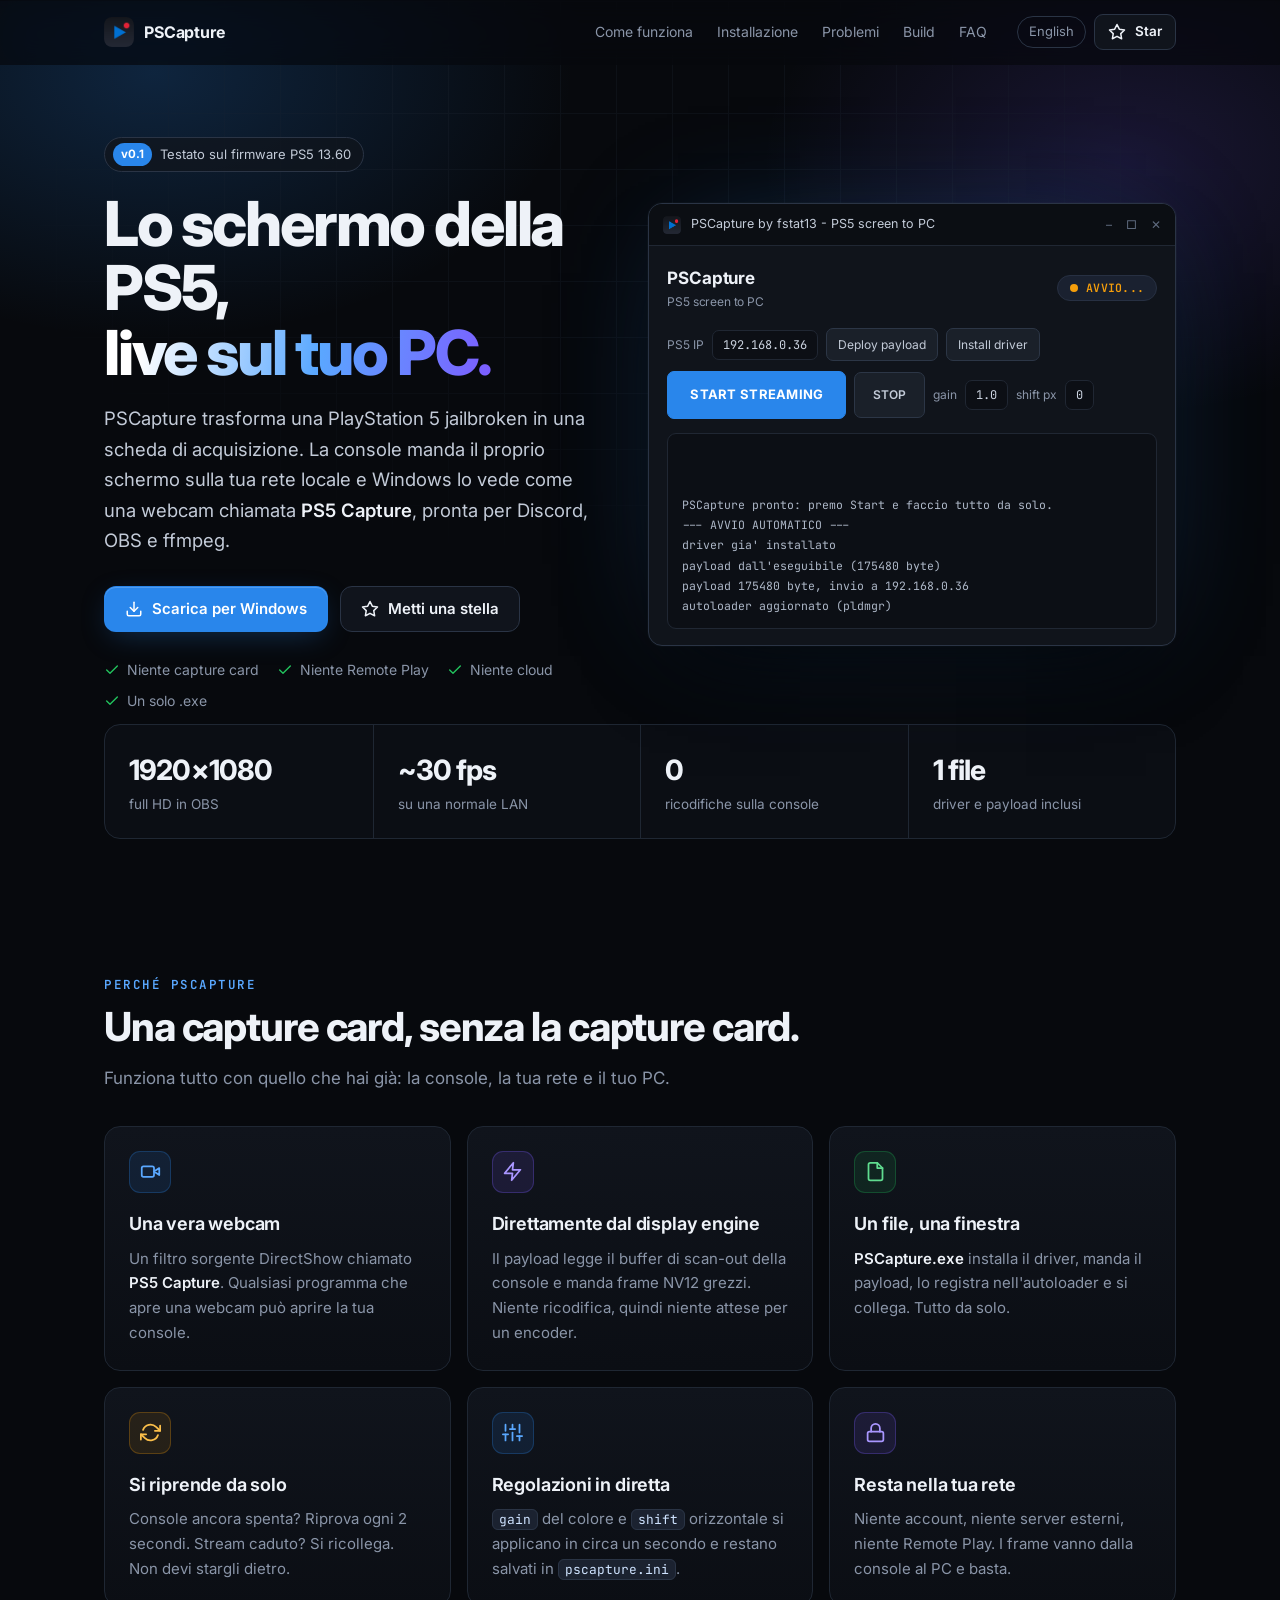
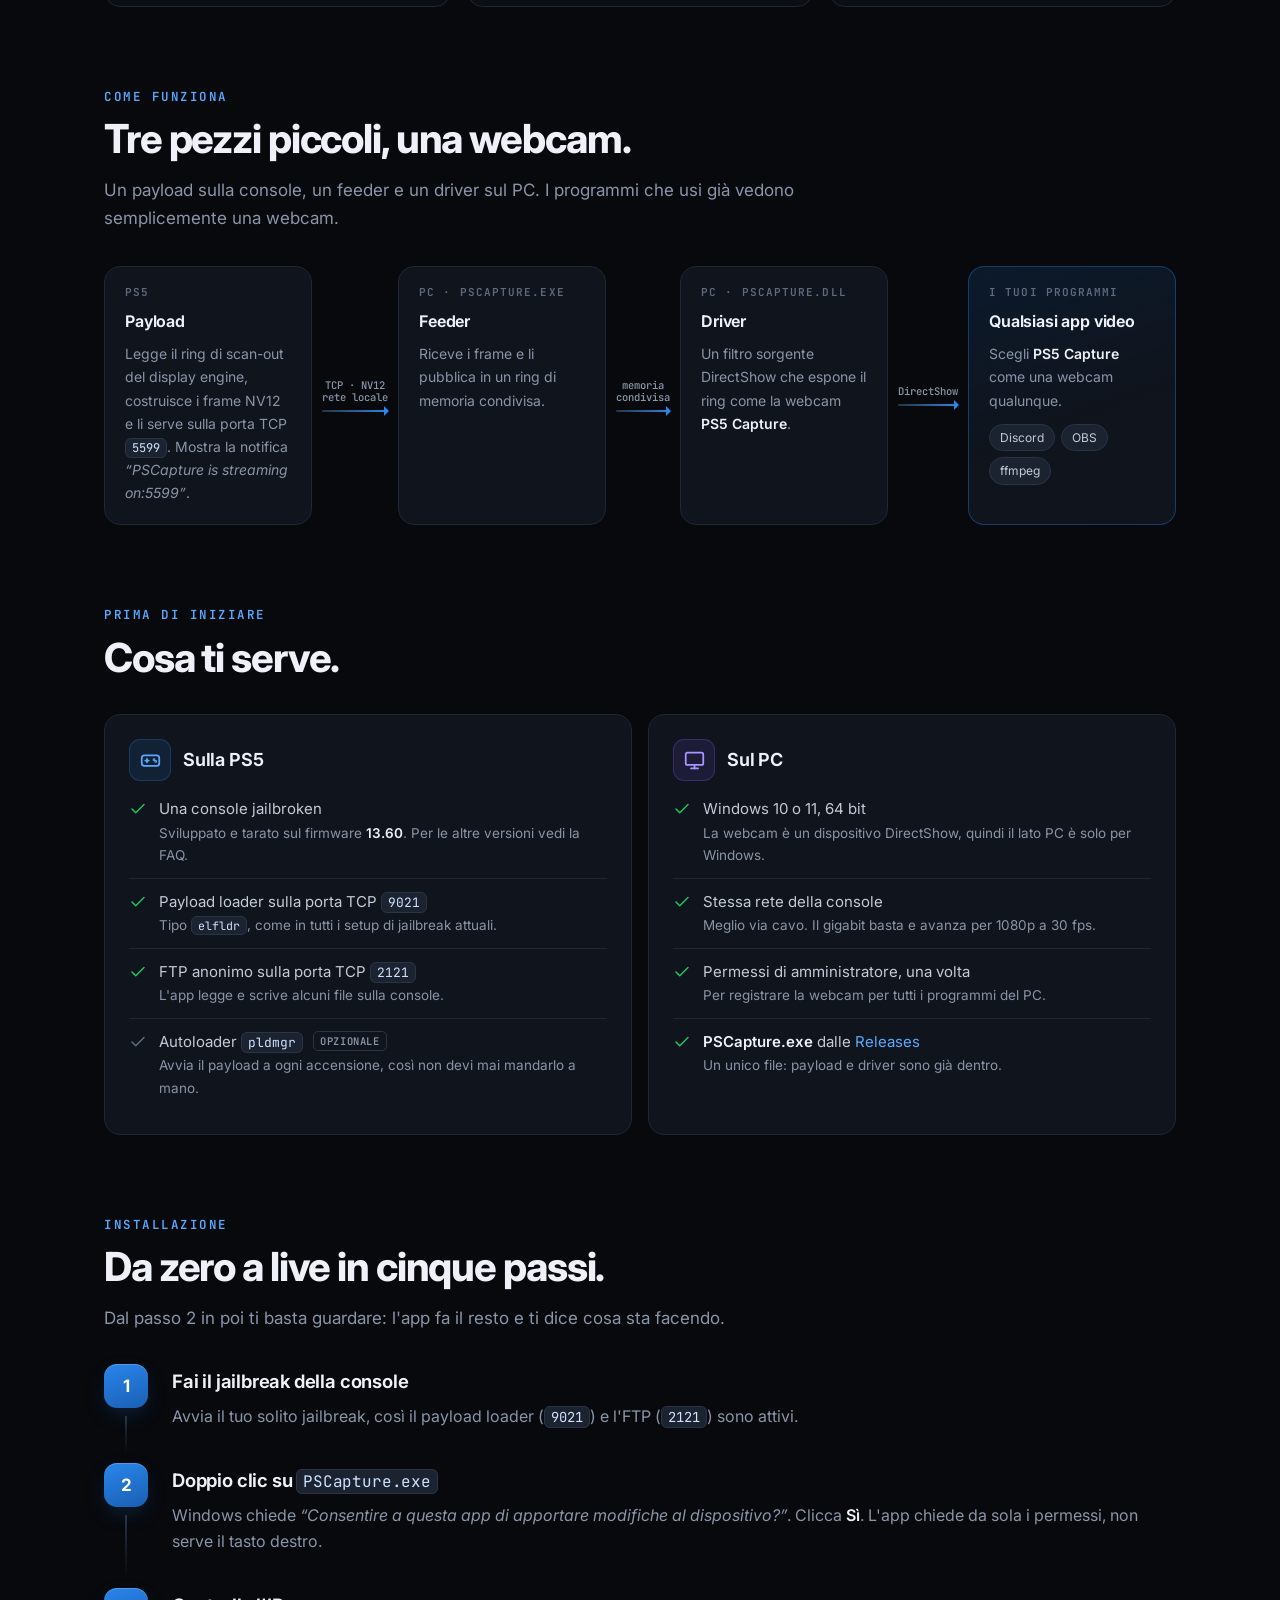
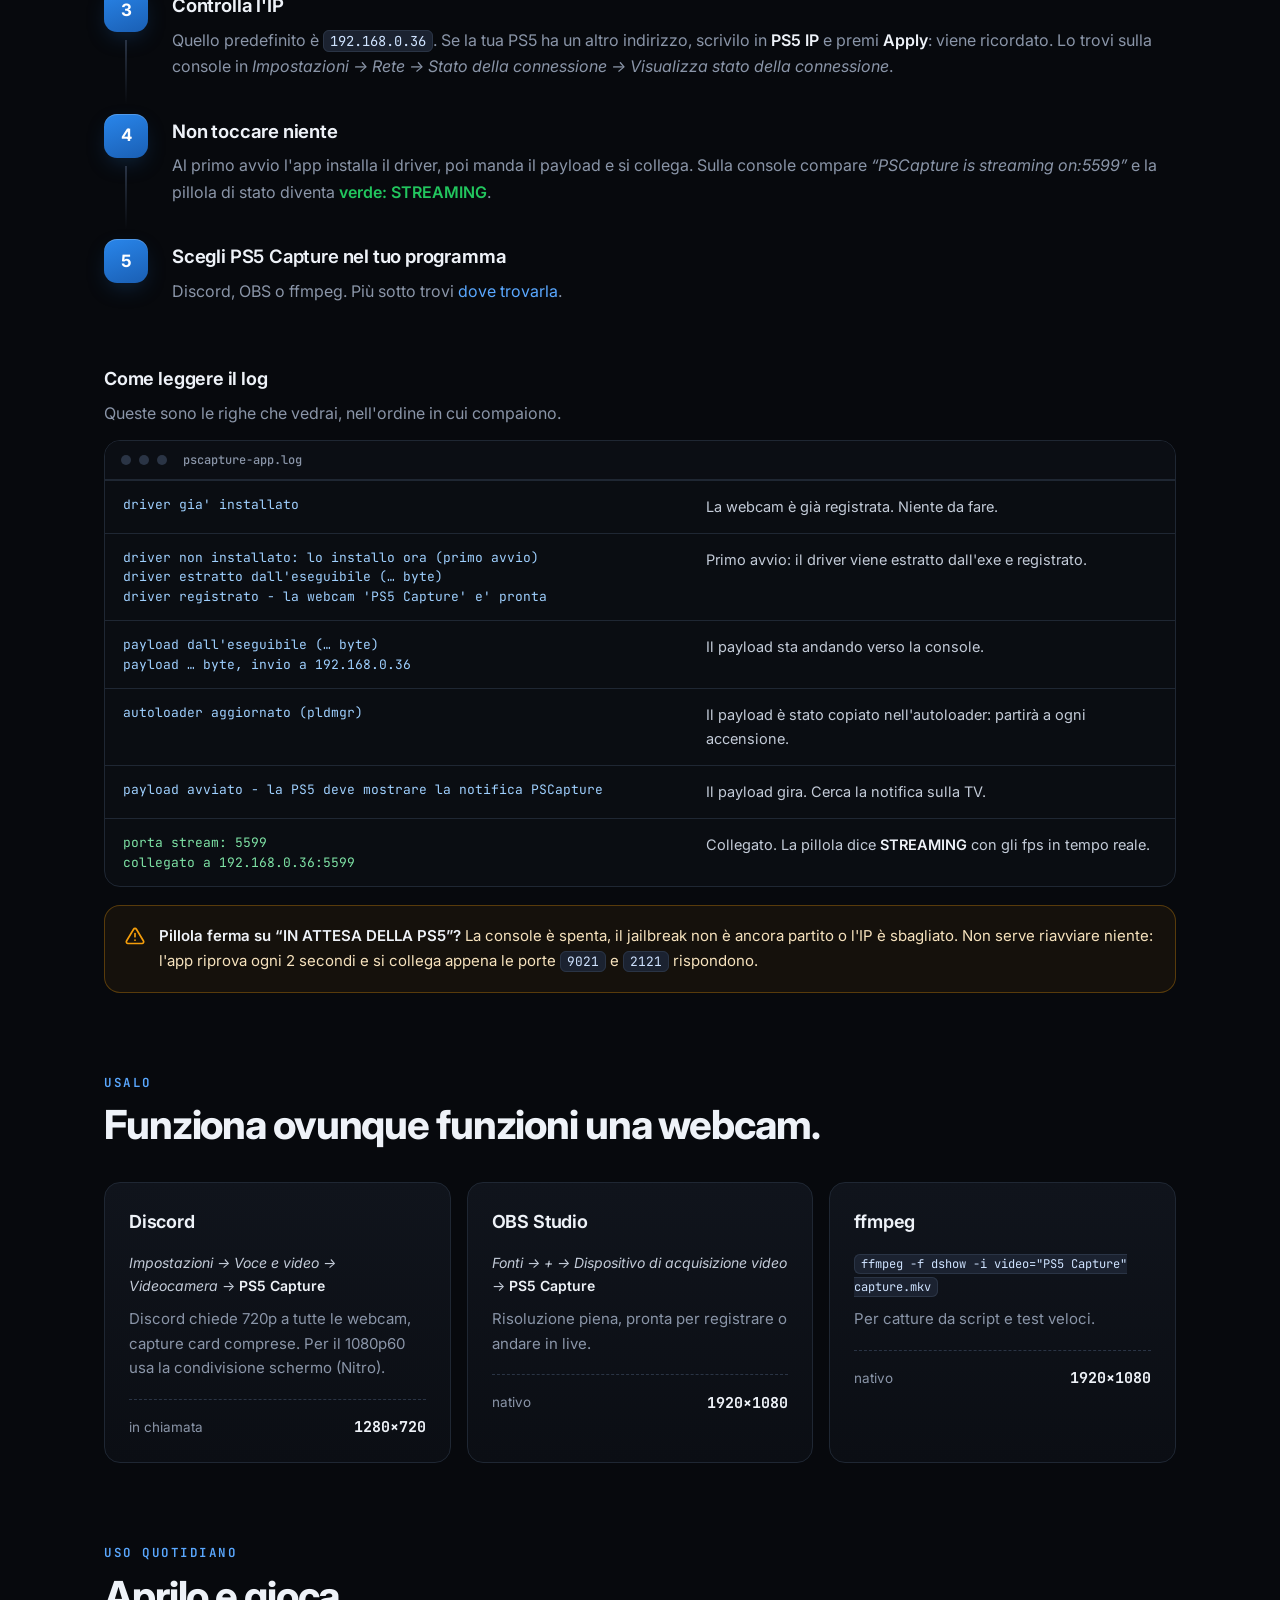
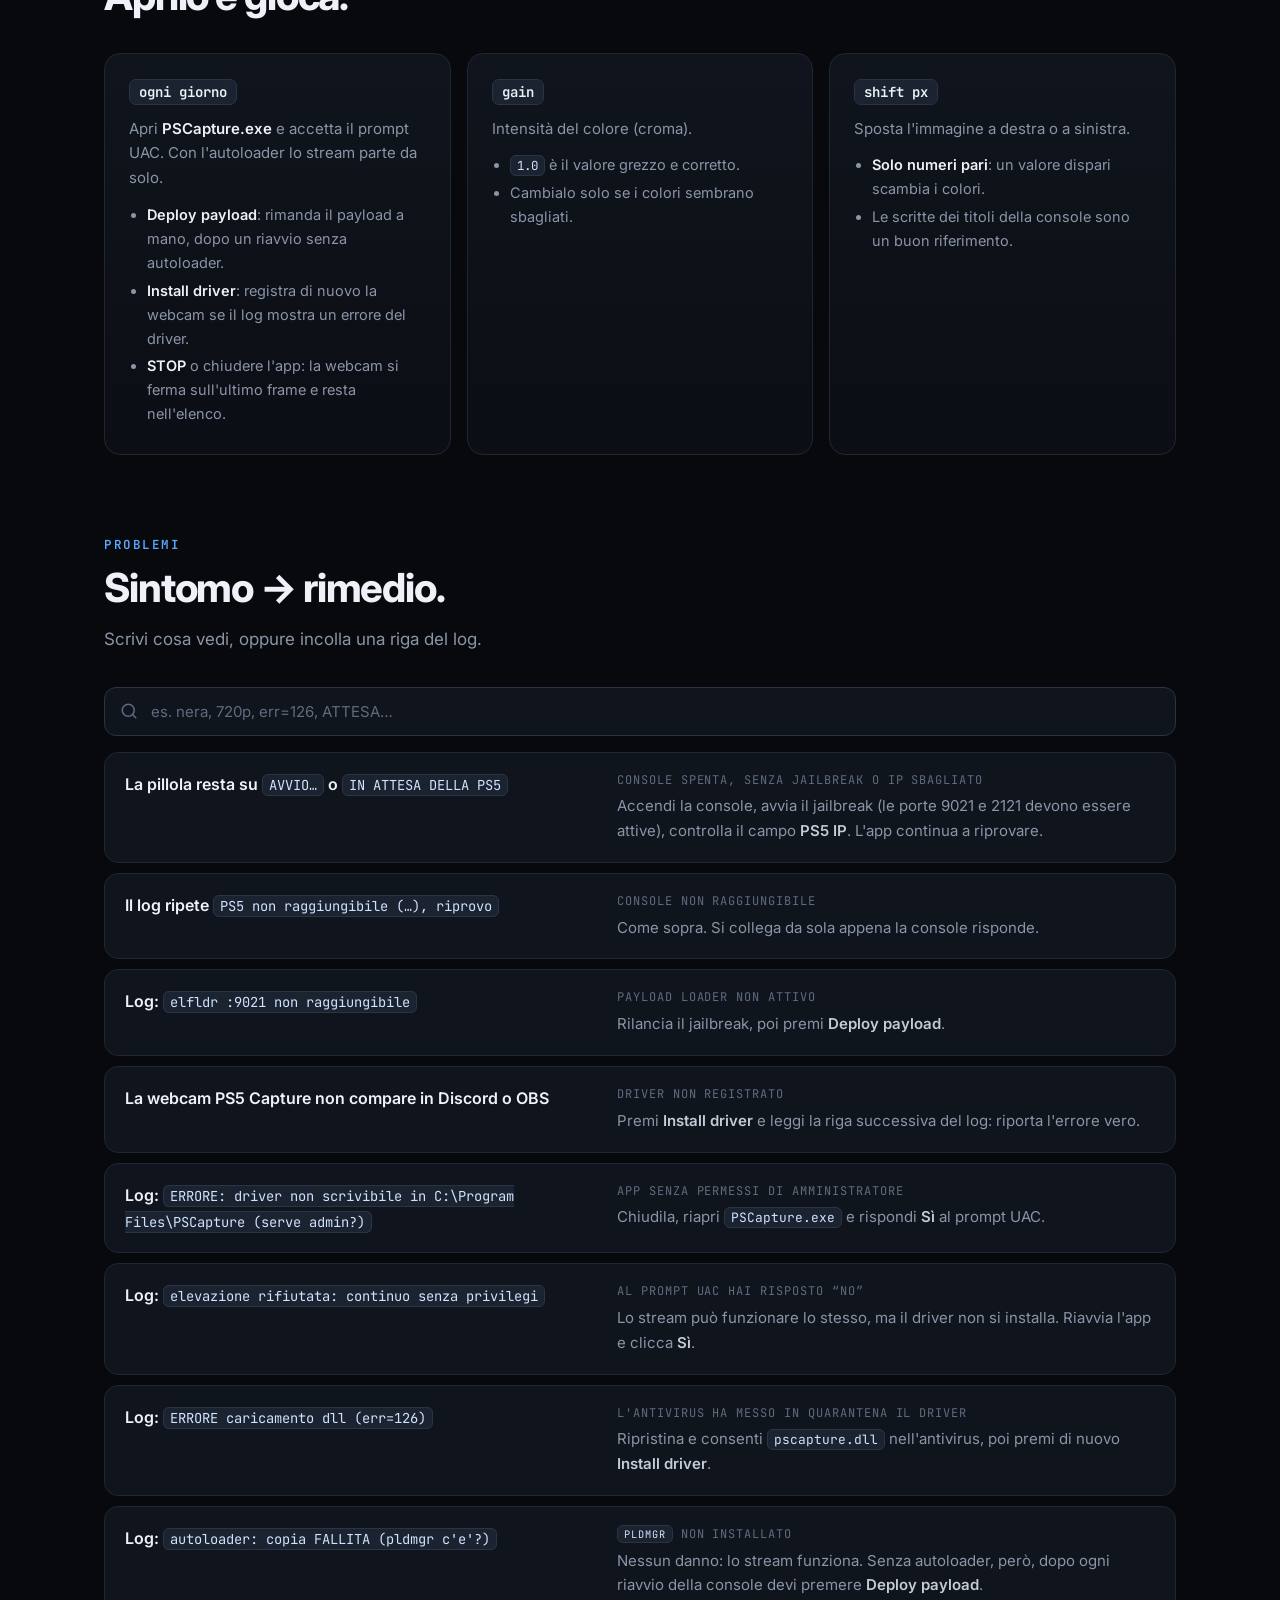
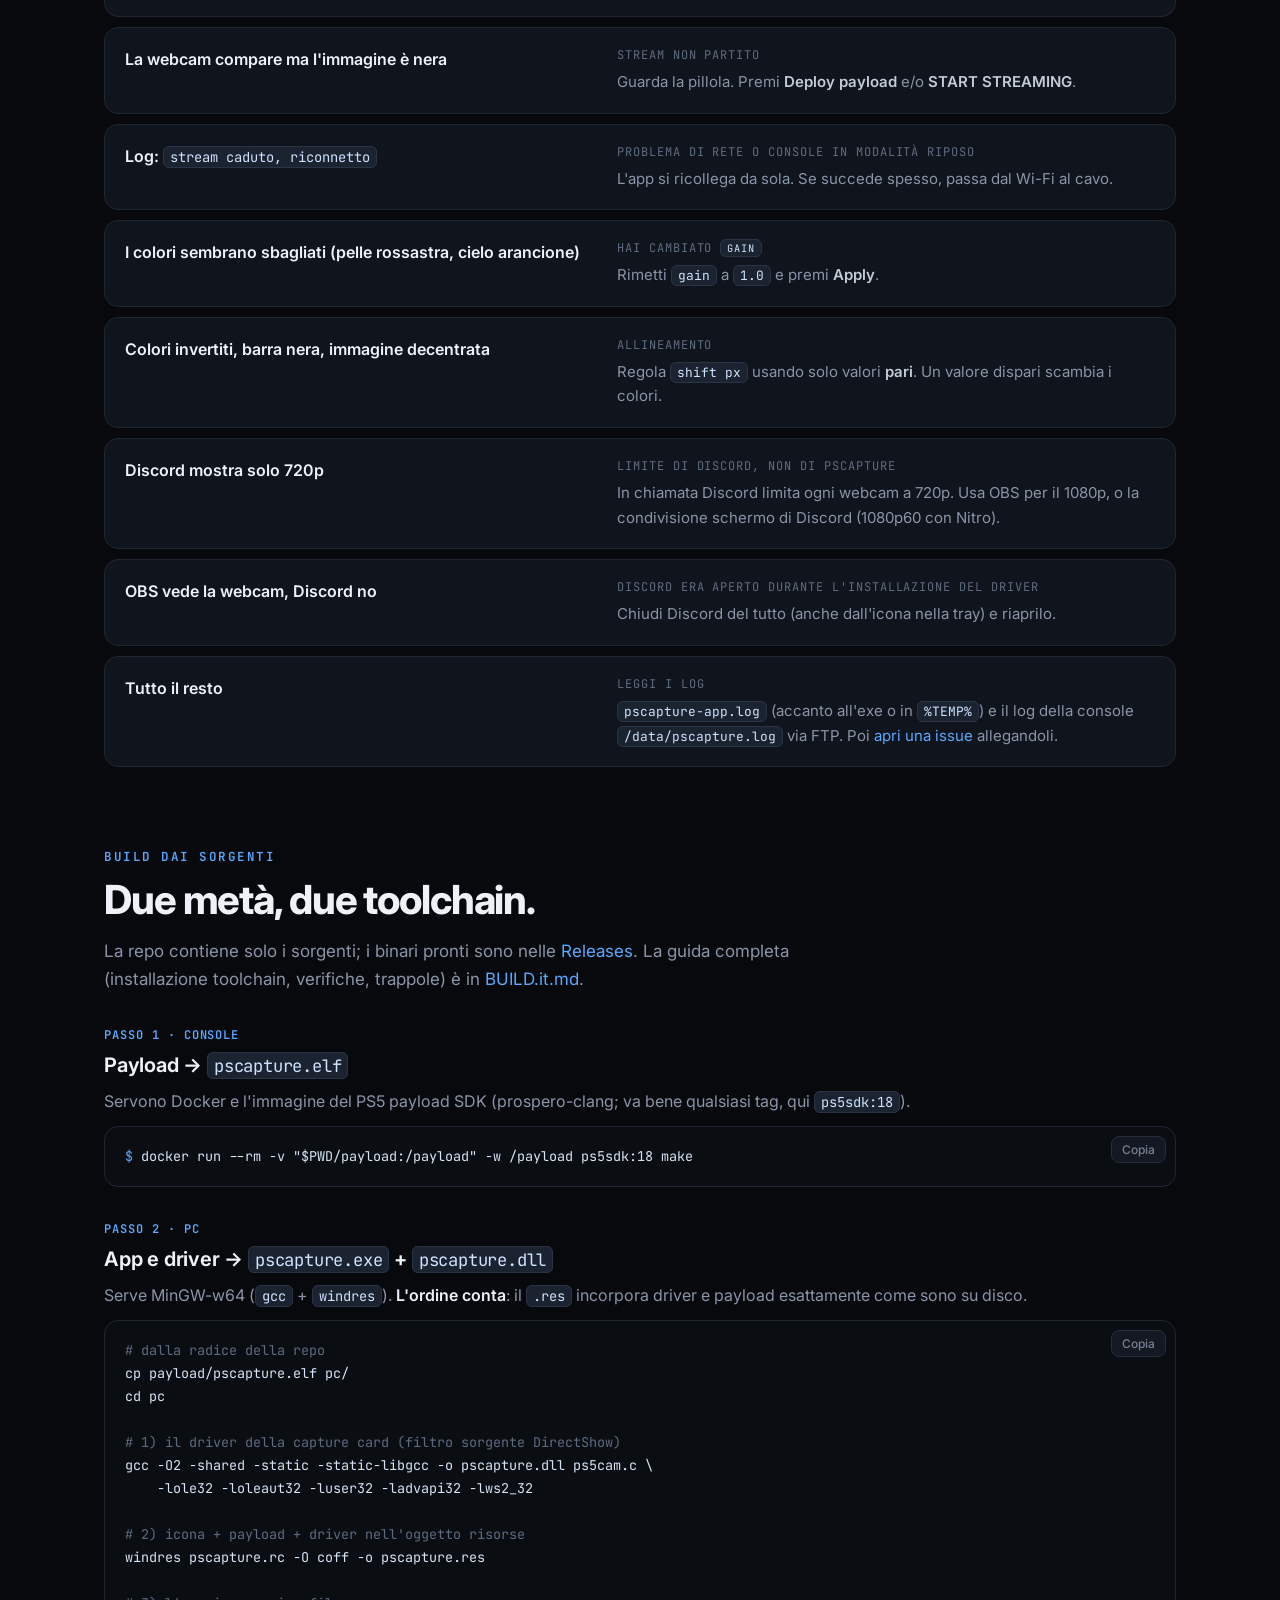
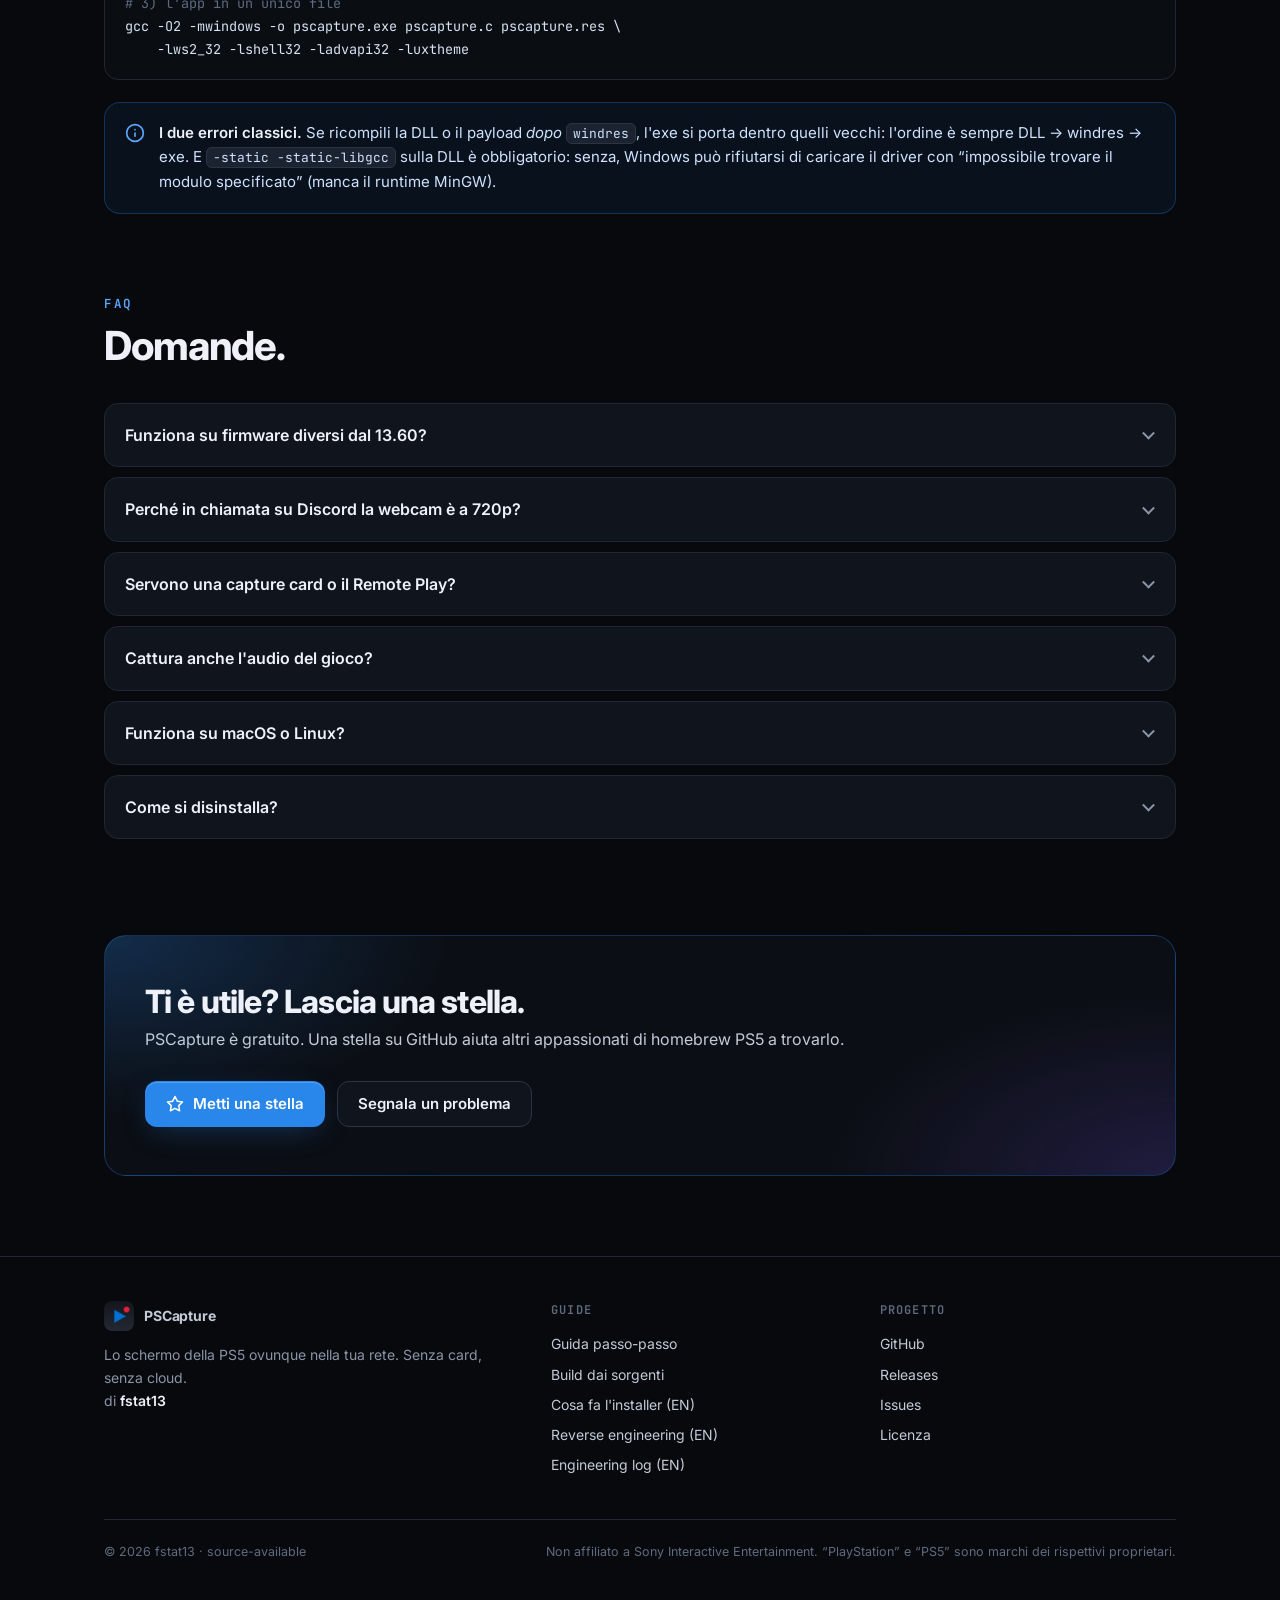
<file: docs/index.it.html>
<!DOCTYPE html>
<html lang="it" class="no-js">
<head>
<meta charset="utf-8">
<meta name="viewport" content="width=device-width, initial-scale=1">
<title>PSCapture — la PS5 come scheda di acquisizione sul PC</title>
<meta name="description" content="PSCapture trasforma una PS5 jailbroken in una scheda di acquisizione per il PC: lo schermo della console passa sulla tua rete locale e compare in Discord, OBS e ffmpeg come la webcam “PS5 Capture”.">
<meta name="theme-color" content="#07090d">
<link rel="icon" type="image/png" href="pscapture.png">
<link rel="alternate" hreflang="en" href="https://fstat13.github.io/PSCapture/">
<link rel="alternate" hreflang="it" href="https://fstat13.github.io/PSCapture/index.it.html">
<meta property="og:type" content="website">
<meta property="og:locale" content="it_IT">
<meta property="og:title" content="PSCapture — lo schermo della PS5, live sul tuo PC">
<meta property="og:description" content="Lo schermo della PS5 compare in Discord, OBS e ffmpeg come la webcam “PS5 Capture”. Niente capture card, niente Remote Play, niente cloud.">
<meta property="og:image" content="https://fstat13.github.io/PSCapture/social-preview.png">
<meta property="og:image:width" content="1280">
<meta property="og:image:height" content="640">
<meta property="og:url" content="https://fstat13.github.io/PSCapture/index.it.html">
<meta name="twitter:card" content="summary_large_image">
<link rel="preconnect" href="https://fonts.googleapis.com">
<link rel="preconnect" href="https://fonts.gstatic.com" crossorigin>
<link href="https://fonts.googleapis.com/css2?family=Inter:wght@400;500;600;700;800&family=JetBrains+Mono:wght@400;500;600&display=swap" rel="stylesheet">
<link rel="stylesheet" href="style.css">
</head>
<body>

<svg width="0" height="0" style="position:absolute" aria-hidden="true">
  <symbol id="i-download" viewBox="0 0 24 24"><path d="M21 15v4a2 2 0 0 1-2 2H5a2 2 0 0 1-2-2v-4"/><polyline points="7 10 12 15 17 10"/><line x1="12" y1="15" x2="12" y2="3"/></symbol>
  <symbol id="i-star" viewBox="0 0 24 24"><polygon points="12 2 15.09 8.26 22 9.27 17 14.14 18.18 21.02 12 17.77 5.82 21.02 7 14.14 2 9.27 8.91 8.26 12 2"/></symbol>
  <symbol id="i-check" viewBox="0 0 24 24"><polyline points="20 6 9 17 4 12"/></symbol>
  <symbol id="i-video" viewBox="0 0 24 24"><path d="m22 8-6 4 6 4V8Z"/><rect x="2" y="6" width="14" height="12" rx="2"/></symbol>
  <symbol id="i-zap" viewBox="0 0 24 24"><polygon points="13 2 3 14 12 14 11 22 21 10 12 10 13 2"/></symbol>
  <symbol id="i-file" viewBox="0 0 24 24"><path d="M14 2H6a2 2 0 0 0-2 2v16a2 2 0 0 0 2 2h12a2 2 0 0 0 2-2V8z"/><polyline points="14 2 14 8 20 8"/></symbol>
  <symbol id="i-refresh" viewBox="0 0 24 24"><polyline points="23 4 23 10 17 10"/><polyline points="1 20 1 14 7 14"/><path d="M3.51 9a9 9 0 0 1 14.85-3.36L23 10M1 14l4.64 4.36A9 9 0 0 0 20.49 15"/></symbol>
  <symbol id="i-sliders" viewBox="0 0 24 24"><line x1="4" y1="21" x2="4" y2="14"/><line x1="4" y1="10" x2="4" y2="3"/><line x1="12" y1="21" x2="12" y2="12"/><line x1="12" y1="8" x2="12" y2="3"/><line x1="20" y1="21" x2="20" y2="16"/><line x1="20" y1="12" x2="20" y2="3"/><line x1="1" y1="14" x2="7" y2="14"/><line x1="9" y1="8" x2="15" y2="8"/><line x1="17" y1="16" x2="23" y2="16"/></symbol>
  <symbol id="i-lock" viewBox="0 0 24 24"><rect x="3" y="11" width="18" height="11" rx="2"/><path d="M7 11V7a5 5 0 0 1 10 0v4"/></symbol>
  <symbol id="i-console" viewBox="0 0 24 24"><rect x="2" y="6" width="20" height="12" rx="3"/><line x1="6" y1="12" x2="10" y2="12"/><line x1="8" y1="10" x2="8" y2="14"/><circle cx="16" cy="11" r=".6"/><circle cx="18" cy="13" r=".6"/></symbol>
  <symbol id="i-monitor" viewBox="0 0 24 24"><rect x="2" y="3" width="20" height="14" rx="2"/><line x1="8" y1="21" x2="16" y2="21"/><line x1="12" y1="17" x2="12" y2="21"/></symbol>
  <symbol id="i-info" viewBox="0 0 24 24"><circle cx="12" cy="12" r="10"/><line x1="12" y1="16" x2="12" y2="12"/><line x1="12" y1="8" x2="12.01" y2="8"/></symbol>
  <symbol id="i-alert" viewBox="0 0 24 24"><path d="M10.29 3.86 1.82 18a2 2 0 0 0 1.71 3h16.94a2 2 0 0 0 1.71-3L13.71 3.86a2 2 0 0 0-3.42 0z"/><line x1="12" y1="9" x2="12" y2="13"/><line x1="12" y1="17" x2="12.01" y2="17"/></symbol>
  <symbol id="i-search" viewBox="0 0 24 24"><circle cx="11" cy="11" r="8"/><line x1="21" y1="21" x2="16.65" y2="16.65"/></symbol>
</svg>

<nav class="nav">
  <div class="wrap">
    <a class="logo" href="#top"><img src="pscapture.png" alt="">PSCapture</a>
    <div class="nav-links">
      <a href="#how">Come funziona</a>
      <a href="#start">Installazione</a>
      <a href="#trouble">Problemi</a>
      <a href="#build">Build</a>
      <a href="#faq">FAQ</a>
    </div>
    <div class="nav-right">
      <a class="lang" href="index.html" hreflang="en">English</a>
      <a class="btn btn-ghost btn-sm" href="https://github.com/fstat13/PSCapture"><svg class="i"><use href="#i-star"/></svg>Star <span class="stars" data-stars hidden></span></a>
    </div>
  </div>
</nav>

<header class="hero" id="top">
  <div class="wrap hero-grid">
    <div>
      <span class="eyebrow"><span class="tagv">v0.1</span>Testato sul firmware PS5 13.60</span>
      <h1>Lo schermo della PS5,<br><span class="grad">live sul tuo PC.</span></h1>
      <p class="lead">PSCapture trasforma una PlayStation&nbsp;5 jailbroken in una scheda di acquisizione.
        La console manda il proprio schermo sulla tua rete locale e Windows lo vede come una
        webcam chiamata <b>PS5 Capture</b>, pronta per Discord, OBS e ffmpeg.</p>
      <div class="cta">
        <a class="btn btn-primary" href="https://github.com/fstat13/PSCapture/releases"><svg class="i"><use href="#i-download"/></svg>Scarica per Windows</a>
        <a class="btn btn-ghost" href="https://github.com/fstat13/PSCapture"><svg class="i"><use href="#i-star"/></svg>Metti una stella <span class="stars" data-stars hidden></span></a>
      </div>
      <div class="hero-meta">
        <span><svg class="i"><use href="#i-check"/></svg>Niente capture card</span>
        <span><svg class="i"><use href="#i-check"/></svg>Niente Remote Play</span>
        <span><svg class="i"><use href="#i-check"/></svg>Niente cloud</span>
        <span><svg class="i"><use href="#i-check"/></svg>Un solo .exe</span>
      </div>
    </div>

    <div class="app" role="img" aria-label="La finestra di PSCapture: il log mostra il controllo del driver, l'invio del payload e la connessione dello stream; la pillola di stato dice STREAMING.">
      <div class="app-bar">
        <img src="pscapture.png" alt="">
        <span class="t">PSCapture by fstat13 - PS5 screen to PC</span>
        <span class="w"><span>–</span><span>□</span><span>✕</span></span>
      </div>
      <div class="app-body">
        <div class="app-head">
          <div class="app-title">PSCapture<small>PS5 screen to PC</small></div>
          <span class="pill live"><i></i> STREAMING  29.8 fps</span>
        </div>
        <div class="app-row">
          <span class="app-lbl">PS5 IP</span><span class="app-in">192.168.0.36</span>
          <span class="app-btn">Deploy payload</span><span class="app-btn">Install driver</span>
        </div>
        <div class="app-row">
          <span class="app-btn big">START STREAMING</span><span class="app-btn stop">STOP</span>
          <span class="app-knobs app-row" style="margin:0">
            <span class="app-lbl">gain</span><span class="app-in">1.0</span>
            <span class="app-lbl">shift px</span><span class="app-in">0</span>
          </span>
        </div>
        <div class="app-log" aria-hidden="true">
          <div>PSCapture pronto: premo Start e faccio tutto da solo.</div>
          <div>--- AVVIO AUTOMATICO ---</div>
          <div>driver gia' installato</div>
          <div>payload dall'eseguibile (175480 byte)</div>
          <div>payload 175480 byte, invio a 192.168.0.36</div>
          <div>autoloader aggiornato (pldmgr)</div>
          <div class="hl">payload avviato - la PS5 deve mostrare la notifica PSCapture</div>
          <div>porta stream: 5599</div>
          <div class="ok">collegato a 192.168.0.36:5599</div>
        </div>
      </div>
    </div>
  </div>

  <div class="wrap">
    <div class="stats">
      <div class="stat"><div class="n">1920×1080</div><div class="l">full HD in OBS</div></div>
      <div class="stat"><div class="n">~30 fps</div><div class="l">su una normale LAN</div></div>
      <div class="stat"><div class="n">0</div><div class="l">ricodifiche sulla console</div></div>
      <div class="stat"><div class="n">1 file</div><div class="l">driver e payload inclusi</div></div>
    </div>
  </div>
</header>

<main class="wrap">

  <section id="why" class="reveal">
    <div class="sec-head">
      <div class="kicker">Perché PSCapture</div>
      <h2>Una capture card, senza la capture card.</h2>
      <p class="sub">Funziona tutto con quello che hai già: la console, la tua rete e il tuo PC.</p>
    </div>
    <div class="grid g3">
      <div class="card"><div class="ico"><svg class="i"><use href="#i-video"/></svg></div>
        <h3>Una vera webcam</h3>
        <p>Un filtro sorgente DirectShow chiamato <b>PS5 Capture</b>. Qualsiasi programma che apre una webcam può aprire la tua console.</p></div>
      <div class="card"><div class="ico v"><svg class="i"><use href="#i-zap"/></svg></div>
        <h3>Direttamente dal display engine</h3>
        <p>Il payload legge il buffer di scan-out della console e manda frame NV12 grezzi. Niente ricodifica, quindi niente attese per un encoder.</p></div>
      <div class="card"><div class="ico g"><svg class="i"><use href="#i-file"/></svg></div>
        <h3>Un file, una finestra</h3>
        <p><b>PSCapture.exe</b> installa il driver, manda il payload, lo registra nell'autoloader e si collega. Tutto da solo.</p></div>
      <div class="card"><div class="ico a"><svg class="i"><use href="#i-refresh"/></svg></div>
        <h3>Si riprende da solo</h3>
        <p>Console ancora spenta? Riprova ogni 2 secondi. Stream caduto? Si ricollega. Non devi stargli dietro.</p></div>
      <div class="card"><div class="ico"><svg class="i"><use href="#i-sliders"/></svg></div>
        <h3>Regolazioni in diretta</h3>
        <p><code>gain</code> del colore e <code>shift</code> orizzontale si applicano in circa un secondo e restano salvati in <code>pscapture.ini</code>.</p></div>
      <div class="card"><div class="ico v"><svg class="i"><use href="#i-lock"/></svg></div>
        <h3>Resta nella tua rete</h3>
        <p>Niente account, niente server esterni, niente Remote Play. I frame vanno dalla console al PC e basta.</p></div>
    </div>
  </section>

  <section id="how" class="reveal">
    <div class="sec-head">
      <div class="kicker">Come funziona</div>
      <h2>Tre pezzi piccoli, una webcam.</h2>
      <p class="sub">Un payload sulla console, un feeder e un driver sul PC. I programmi che usi già vedono semplicemente una webcam.</p>
    </div>
    <div class="pipe">
      <div class="node"><div class="where">PS5</div><h3>Payload</h3>
        <p>Legge il ring di scan-out del display engine, costruisce i frame NV12 e li serve sulla porta TCP <code>5599</code>. Mostra la notifica <i>“PSCapture is streaming on:5599”</i>.</p></div>
      <div class="link"><span>TCP · NV12<br>rete locale</span><div class="line"></div></div>
      <div class="node"><div class="where">PC · PSCapture.exe</div><h3>Feeder</h3>
        <p>Riceve i frame e li pubblica in un ring di memoria condivisa.</p></div>
      <div class="link"><span>memoria<br>condivisa</span><div class="line"></div></div>
      <div class="node"><div class="where">PC · pscapture.dll</div><h3>Driver</h3>
        <p>Un filtro sorgente DirectShow che espone il ring come la webcam <b>PS5 Capture</b>.</p></div>
      <div class="link"><span>DirectShow</span><div class="line"></div></div>
      <div class="node end"><div class="where">I tuoi programmi</div><h3>Qualsiasi app video</h3>
        <p>Scegli <b>PS5 Capture</b> come una webcam qualunque.</p>
        <div class="chips"><span class="chip">Discord</span><span class="chip">OBS</span><span class="chip">ffmpeg</span></div></div>
    </div>
  </section>

  <section id="requirements" class="reveal">
    <div class="sec-head">
      <div class="kicker">Prima di iniziare</div>
      <h2>Cosa ti serve.</h2>
    </div>
    <div class="grid g2">
      <div class="req">
        <div class="req-h"><div class="ico"><svg class="i"><use href="#i-console"/></svg></div><h3>Sulla PS5</h3></div>
        <ul>
          <li><svg class="i"><use href="#i-check"/></svg><span>Una console jailbroken<small>Sviluppato e tarato sul firmware <b>13.60</b>. Per le altre versioni vedi la FAQ.</small></span></li>
          <li><svg class="i"><use href="#i-check"/></svg><span>Payload loader sulla porta TCP <code>9021</code><small>Tipo <code>elfldr</code>, come in tutti i setup di jailbreak attuali.</small></span></li>
          <li><svg class="i"><use href="#i-check"/></svg><span>FTP anonimo sulla porta TCP <code>2121</code><small>L'app legge e scrive alcuni file sulla console.</small></span></li>
          <li class="opt"><svg class="i"><use href="#i-check"/></svg><span>Autoloader <code>pldmgr</code> <span class="tagopt">opzionale</span><small>Avvia il payload a ogni accensione, così non devi mai mandarlo a mano.</small></span></li>
        </ul>
      </div>
      <div class="req">
        <div class="req-h"><div class="ico v"><svg class="i"><use href="#i-monitor"/></svg></div><h3>Sul PC</h3></div>
        <ul>
          <li><svg class="i"><use href="#i-check"/></svg><span>Windows 10 o 11, 64 bit<small>La webcam è un dispositivo DirectShow, quindi il lato PC è solo per Windows.</small></span></li>
          <li><svg class="i"><use href="#i-check"/></svg><span>Stessa rete della console<small>Meglio via cavo. Il gigabit basta e avanza per 1080p a 30 fps.</small></span></li>
          <li><svg class="i"><use href="#i-check"/></svg><span>Permessi di amministratore, una volta<small>Per registrare la webcam per tutti i programmi del PC.</small></span></li>
          <li><svg class="i"><use href="#i-check"/></svg><span><b>PSCapture.exe</b> dalle <a href="https://github.com/fstat13/PSCapture/releases">Releases</a><small>Un unico file: payload e driver sono già dentro.</small></span></li>
        </ul>
      </div>
    </div>
  </section>

  <section id="start" class="reveal">
    <div class="sec-head">
      <div class="kicker">Installazione</div>
      <h2>Da zero a live in cinque passi.</h2>
      <p class="sub">Dal passo 2 in poi ti basta guardare: l'app fa il resto e ti dice cosa sta facendo.</p>
    </div>
    <ol class="steps">
      <li><h3>Fai il jailbreak della console</h3>
        <p>Avvia il tuo solito jailbreak, così il payload loader (<code>9021</code>) e l'FTP (<code>2121</code>) sono attivi.</p></li>
      <li><h3>Doppio clic su <code>PSCapture.exe</code></h3>
        <p>Windows chiede <i>“Consentire a questa app di apportare modifiche al dispositivo?”</i>. Clicca <b>Sì</b>. L'app chiede da sola i permessi, non serve il tasto destro.</p></li>
      <li><h3>Controlla l'IP</h3>
        <p>Quello predefinito è <code>192.168.0.36</code>. Se la tua PS5 ha un altro indirizzo, scrivilo in <b>PS5 IP</b> e premi <b>Apply</b>: viene ricordato. Lo trovi sulla console in <i>Impostazioni → Rete → Stato della connessione → Visualizza stato della connessione</i>.</p></li>
      <li><h3>Non toccare niente</h3>
        <p>Al primo avvio l'app installa il driver, poi manda il payload e si collega. Sulla console compare <i>“PSCapture is streaming on:5599”</i> e la pillola di stato diventa <b style="color:var(--green)">verde: STREAMING</b>.</p></li>
      <li><h3>Scegli <b>PS5 Capture</b> nel tuo programma</h3>
        <p>Discord, OBS o ffmpeg. Più sotto trovi <a href="#use">dove trovarla</a>.</p></li>
    </ol>

    <h3 style="margin:30px 0 6px">Come leggere il log</h3>
    <p style="color:var(--dim)">Queste sono le righe che vedrai, nell'ordine in cui compaiono.</p>
    <div class="term" style="margin-top:14px">
      <div class="term-bar"><i></i><i></i><i></i><b>pscapture-app.log</b></div>
      <div class="term-row"><code>driver gia' installato</code><span class="m">La webcam è già registrata. Niente da fare.</span></div>
      <div class="term-row"><code>driver non installato: lo installo ora (primo avvio)<br>driver estratto dall'eseguibile (… byte)<br>driver registrato - la webcam 'PS5 Capture' e' pronta</code><span class="m">Primo avvio: il driver viene estratto dall'exe e registrato.</span></div>
      <div class="term-row"><code>payload dall'eseguibile (… byte)<br>payload … byte, invio a 192.168.0.36</code><span class="m">Il payload sta andando verso la console.</span></div>
      <div class="term-row"><code>autoloader aggiornato (pldmgr)</code><span class="m">Il payload è stato copiato nell'autoloader: partirà a ogni accensione.</span></div>
      <div class="term-row"><code>payload avviato - la PS5 deve mostrare la notifica PSCapture</code><span class="m">Il payload gira. Cerca la notifica sulla TV.</span></div>
      <div class="term-row ok"><code>porta stream: 5599<br>collegato a 192.168.0.36:5599</code><span class="m">Collegato. La pillola dice <b>STREAMING</b> con gli fps in tempo reale.</span></div>
    </div>

    <div class="callout warn" style="margin-top:18px">
      <svg class="i"><use href="#i-alert"/></svg>
      <p><b>Pillola ferma su “IN ATTESA DELLA PS5”?</b> La console è spenta, il jailbreak non è ancora partito o l'IP è sbagliato. Non serve riavviare niente: l'app riprova ogni 2 secondi e si collega appena le porte <code>9021</code> e <code>2121</code> rispondono.</p>
    </div>
  </section>

  <section id="use" class="reveal">
    <div class="sec-head">
      <div class="kicker">Usalo</div>
      <h2>Funziona ovunque funzioni una webcam.</h2>
    </div>
    <div class="grid g3">
      <div class="card target"><h3>Discord</h3>
        <div class="path"><i>Impostazioni → Voce e video → Videocamera</i> → <b>PS5 Capture</b></div>
        <p style="margin-top:10px">Discord chiede 720p a tutte le webcam, capture card comprese. Per il 1080p60 usa la condivisione schermo (Nitro).</p>
        <div class="res">in chiamata <b>1280×720</b></div></div>
      <div class="card target"><h3>OBS Studio</h3>
        <div class="path"><i>Fonti → + → Dispositivo di acquisizione video</i> → <b>PS5 Capture</b></div>
        <p style="margin-top:10px">Risoluzione piena, pronta per registrare o andare in live.</p>
        <div class="res">nativo <b>1920×1080</b></div></div>
      <div class="card target"><h3>ffmpeg</h3>
        <div class="path"><code>ffmpeg -f dshow -i video="PS5 Capture" capture.mkv</code></div>
        <p style="margin-top:10px">Per catture da script e test veloci.</p>
        <div class="res">nativo <b>1920×1080</b></div></div>
    </div>
  </section>

  <section id="daily" class="reveal">
    <div class="sec-head">
      <div class="kicker">Uso quotidiano</div>
      <h2>Aprilo e gioca.</h2>
    </div>
    <div class="grid g3">
      <div class="card knob"><span class="k">ogni giorno</span>
        <p>Apri <b>PSCapture.exe</b> e accetta il prompt UAC. Con l'autoloader lo stream parte da solo.</p>
        <ul>
          <li><b>Deploy payload</b>: rimanda il payload a mano, dopo un riavvio senza autoloader.</li>
          <li><b>Install driver</b>: registra di nuovo la webcam se il log mostra un errore del driver.</li>
          <li><b>STOP</b> o chiudere l'app: la webcam si ferma sull'ultimo frame e resta nell'elenco.</li>
        </ul></div>
      <div class="card knob"><span class="k">gain</span>
        <p>Intensità del colore (croma).</p>
        <ul><li><code>1.0</code> è il valore grezzo e corretto.</li><li>Cambialo solo se i colori sembrano sbagliati.</li></ul></div>
      <div class="card knob"><span class="k">shift px</span>
        <p>Sposta l'immagine a destra o a sinistra.</p>
        <ul><li><b>Solo numeri pari</b>: un valore dispari scambia i colori.</li><li>Le scritte dei titoli della console sono un buon riferimento.</li></ul></div>
    </div>
  </section>

  <section id="trouble" class="reveal">
    <div class="sec-head">
      <div class="kicker">Problemi</div>
      <h2>Sintomo → rimedio.</h2>
      <p class="sub">Scrivi cosa vedi, oppure incolla una riga del log.</p>
    </div>
    <div class="search"><svg class="i"><use href="#i-search"/></svg>
      <input id="q" type="search" placeholder="es. nera, 720p, err=126, ATTESA…" autocomplete="off" aria-label="Filtra i problemi"></div>
    <div class="issues">
      <div class="issue"><div class="sym">La pillola resta su <code>AVVIO…</code> o <code>IN ATTESA DELLA PS5</code></div>
        <div class="fix"><span class="cause">console spenta, senza jailbreak o IP sbagliato</span>Accendi la console, avvia il jailbreak (le porte 9021 e 2121 devono essere attive), controlla il campo <b>PS5 IP</b>. L'app continua a riprovare.</div></div>
      <div class="issue"><div class="sym">Il log ripete <code>PS5 non raggiungibile (…), riprovo</code></div>
        <div class="fix"><span class="cause">console non raggiungibile</span>Come sopra. Si collega da sola appena la console risponde.</div></div>
      <div class="issue"><div class="sym">Log: <code>elfldr :9021 non raggiungibile</code></div>
        <div class="fix"><span class="cause">payload loader non attivo</span>Rilancia il jailbreak, poi premi <b>Deploy payload</b>.</div></div>
      <div class="issue"><div class="sym">La webcam <b>PS5 Capture</b> non compare in Discord o OBS</div>
        <div class="fix"><span class="cause">driver non registrato</span>Premi <b>Install driver</b> e leggi la riga successiva del log: riporta l'errore vero.</div></div>
      <div class="issue"><div class="sym">Log: <code>ERRORE: driver non scrivibile in C:\Program Files\PSCapture (serve admin?)</code></div>
        <div class="fix"><span class="cause">app senza permessi di amministratore</span>Chiudila, riapri <code>PSCapture.exe</code> e rispondi <b>Sì</b> al prompt UAC.</div></div>
      <div class="issue"><div class="sym">Log: <code>elevazione rifiutata: continuo senza privilegi</code></div>
        <div class="fix"><span class="cause">al prompt UAC hai risposto “No”</span>Lo stream può funzionare lo stesso, ma il driver non si installa. Riavvia l'app e clicca <b>Sì</b>.</div></div>
      <div class="issue"><div class="sym">Log: <code>ERRORE caricamento dll (err=126)</code></div>
        <div class="fix"><span class="cause">l'antivirus ha messo in quarantena il driver</span>Ripristina e consenti <code>pscapture.dll</code> nell'antivirus, poi premi di nuovo <b>Install driver</b>.</div></div>
      <div class="issue"><div class="sym">Log: <code>autoloader: copia FALLITA (pldmgr c'e'?)</code></div>
        <div class="fix"><span class="cause"><code>pldmgr</code> non installato</span>Nessun danno: lo stream funziona. Senza autoloader, però, dopo ogni riavvio della console devi premere <b>Deploy payload</b>.</div></div>
      <div class="issue"><div class="sym">La webcam compare ma l'immagine è nera</div>
        <div class="fix"><span class="cause">stream non partito</span>Guarda la pillola. Premi <b>Deploy payload</b> e/o <b>START STREAMING</b>.</div></div>
      <div class="issue"><div class="sym">Log: <code>stream caduto, riconnetto</code></div>
        <div class="fix"><span class="cause">problema di rete o console in modalità riposo</span>L'app si ricollega da sola. Se succede spesso, passa dal Wi-Fi al cavo.</div></div>
      <div class="issue"><div class="sym">I colori sembrano sbagliati (pelle rossastra, cielo arancione)</div>
        <div class="fix"><span class="cause">hai cambiato <code>gain</code></span>Rimetti <code>gain</code> a <code>1.0</code> e premi <b>Apply</b>.</div></div>
      <div class="issue"><div class="sym">Colori invertiti, barra nera, immagine decentrata</div>
        <div class="fix"><span class="cause">allineamento</span>Regola <code>shift px</code> usando solo valori <b>pari</b>. Un valore dispari scambia i colori.</div></div>
      <div class="issue"><div class="sym">Discord mostra solo 720p</div>
        <div class="fix"><span class="cause">limite di Discord, non di PSCapture</span>In chiamata Discord limita ogni webcam a 720p. Usa OBS per il 1080p, o la condivisione schermo di Discord (1080p60 con Nitro).</div></div>
      <div class="issue"><div class="sym">OBS vede la webcam, Discord no</div>
        <div class="fix"><span class="cause">Discord era aperto durante l'installazione del driver</span>Chiudi Discord del tutto (anche dall'icona nella tray) e riaprilo.</div></div>
      <div class="issue"><div class="sym">Tutto il resto</div>
        <div class="fix"><span class="cause">leggi i log</span><code>pscapture-app.log</code> (accanto all'exe o in <code>%TEMP%</code>) e il log della console <code>/data/pscapture.log</code> via FTP. Poi <a href="https://github.com/fstat13/PSCapture/issues">apri una issue</a> allegandoli.</div></div>
      <div class="noresult" hidden>Nessun risultato. <a href="https://github.com/fstat13/PSCapture/issues">Apri una issue</a> con il tuo <code>pscapture-app.log</code>.</div>
    </div>
  </section>

  <section id="build" class="reveal">
    <div class="sec-head">
      <div class="kicker">Build dai sorgenti</div>
      <h2>Due metà, due toolchain.</h2>
      <p class="sub">La repo contiene solo i sorgenti; i binari pronti sono nelle <a href="https://github.com/fstat13/PSCapture/releases">Releases</a>. La guida completa (installazione toolchain, verifiche, trappole) è in <a href="https://github.com/fstat13/PSCapture/blob/main/docs/BUILD.it.md">BUILD.it.md</a>.</p>
    </div>

    <div class="build-step">
      <div class="num">Passo 1 · console</div>
      <h3>Payload → <code>pscapture.elf</code></h3>
      <p>Servono Docker e l'immagine del PS5 payload SDK (prospero-clang; va bene qualsiasi tag, qui <code>ps5sdk:18</code>).</p>
      <div class="codeblock"><pre><span class="p">$ </span>docker run --rm -v "$PWD/payload:/payload" -w /payload ps5sdk:18 make</pre></div>
    </div>

    <div class="build-step">
      <div class="num">Passo 2 · PC</div>
      <h3>App e driver → <code>pscapture.exe</code> + <code>pscapture.dll</code></h3>
      <p>Serve MinGW-w64 (<code>gcc</code> + <code>windres</code>). <b>L'ordine conta</b>: il <code>.res</code> incorpora driver e payload esattamente come sono su disco.</p>
      <div class="codeblock"><pre><span class="c"># dalla radice della repo</span>
cp payload/pscapture.elf pc/
cd pc

<span class="c"># 1) il driver della capture card (filtro sorgente DirectShow)</span>
gcc -O2 -shared -static -static-libgcc -o pscapture.dll ps5cam.c \
    -lole32 -loleaut32 -luser32 -ladvapi32 -lws2_32

<span class="c"># 2) icona + payload + driver nell'oggetto risorse</span>
windres pscapture.rc -O coff -o pscapture.res

<span class="c"># 3) l'app in un unico file</span>
gcc -O2 -mwindows -o pscapture.exe pscapture.c pscapture.res \
    -lws2_32 -lshell32 -ladvapi32 -luxtheme</pre></div>
    </div>

    <div class="callout info" style="margin-top:22px">
      <svg class="i"><use href="#i-info"/></svg>
      <p><b>I due errori classici.</b> Se ricompili la DLL o il payload <i>dopo</i> <code>windres</code>, l'exe si porta dentro quelli vecchi: l'ordine è sempre DLL → windres → exe. E <code>-static -static-libgcc</code> sulla DLL è obbligatorio: senza, Windows può rifiutarsi di caricare il driver con “impossibile trovare il modulo specificato” (manca il runtime MinGW).</p>
    </div>
  </section>

  <section id="faq" class="reveal">
    <div class="sec-head">
      <div class="kicker">FAQ</div>
      <h2>Domande.</h2>
    </div>
    <div class="faq">
      <details><summary>Funziona su firmware diversi dal 13.60?</summary>
        <div class="body"><p>Il lato PC funziona con qualsiasi firmware: app e driver usano solo TCP, FTP e memoria condivisa. La parte legata alla versione è il payload della console, sviluppato e tarato sul <b>13.60</b> usando gli ancoraggi del display engine di quel firmware. Su altre versioni può servire un piccolo porting per ritrovare gli stessi ancoraggi. <a href="https://github.com/fstat13/PSCapture/issues">Apri una issue</a> indicando il tuo firmware.</p></div></details>
      <details><summary>Perché in chiamata su Discord la webcam è a 720p?</summary>
        <div class="body"><p>È il motore vocale di Discord: chiede 1280×720 a ogni webcam. In OBS, PS5 Capture va a 1920×1080 pieni. La condivisione schermo di Discord arriva a 1080p60 con Nitro.</p></div></details>
      <details><summary>Servono una capture card o il Remote Play?</summary>
        <div class="body"><p>No. PSCapture non usa mai il Remote Play: il payload legge il display engine direttamente sulla console e manda i frame grezzi sulla tua rete locale.</p></div></details>
      <details><summary>Cattura anche l'audio del gioco?</summary>
        <div class="body"><p>Non ancora. Per ora PSCapture trasmette solo il video.</p></div></details>
      <details><summary>Funziona su macOS o Linux?</summary>
        <div class="body"><p>Il lato PC è solo per Windows, perché la webcam è un dispositivo DirectShow.</p></div></details>
      <details><summary>Come si disinstalla?</summary>
        <div class="body"><ol>
          <li>Chiudi l'app.</li>
          <li>Esegui <code>rundll32 "%ProgramFiles%\PSCapture\pscapture.dll",DllUnregisterServer</code> per rimuovere la webcam.</li>
          <li>Cancella <code>C:\Program Files\PSCapture</code>.</li>
          <li>Facoltativo, sulla console: cancella <code>/data/pldmgr/payloads/pscapture/</code> così l'autoloader smette di avviarlo.</li>
        </ol></div></details>
    </div>
  </section>

  <div class="band reveal">
    <div>
      <h2>Ti è utile? Lascia una stella.</h2>
      <p>PSCapture è gratuito. Una stella su GitHub aiuta altri appassionati di homebrew PS5 a trovarlo.</p>
    </div>
    <div class="cta">
      <a class="btn btn-primary" href="https://github.com/fstat13/PSCapture"><svg class="i"><use href="#i-star"/></svg>Metti una stella <span class="stars" data-stars hidden></span></a>
      <a class="btn btn-ghost" href="https://github.com/fstat13/PSCapture/issues">Segnala un problema</a>
    </div>
  </div>
</main>

<footer>
  <div class="wrap">
    <div class="foot">
      <div>
        <a class="logo" href="#top"><img src="pscapture.png" alt="">PSCapture</a>
        <p>Lo schermo della PS5 ovunque nella tua rete. Senza card, senza cloud.<br>di <b>fstat13</b></p>
      </div>
      <div>
        <h4>Guide</h4>
        <ul>
          <li><a href="https://github.com/fstat13/PSCapture/blob/main/docs/GUIDE.it.md">Guida passo-passo</a></li>
          <li><a href="https://github.com/fstat13/PSCapture/blob/main/docs/BUILD.it.md">Build dai sorgenti</a></li>
          <li><a href="https://github.com/fstat13/PSCapture/blob/main/docs/INSTALLER.md">Cosa fa l'installer (EN)</a></li>
          <li><a href="https://github.com/fstat13/PSCapture/blob/main/docs/REVERSE_ENGINEERING.md">Reverse engineering (EN)</a></li>
          <li><a href="https://github.com/fstat13/PSCapture/blob/main/docs/ENGINEERING_LOG.md">Engineering log (EN)</a></li>
        </ul>
      </div>
      <div>
        <h4>Progetto</h4>
        <ul>
          <li><a href="https://github.com/fstat13/PSCapture">GitHub</a></li>
          <li><a href="https://github.com/fstat13/PSCapture/releases">Releases</a></li>
          <li><a href="https://github.com/fstat13/PSCapture/issues">Issues</a></li>
          <li><a href="https://github.com/fstat13/PSCapture/blob/main/LICENSE">Licenza</a></li>
        </ul>
      </div>
    </div>
    <div class="legal">
      <span>© 2026 fstat13 · source-available</span>
      <span>Non affiliato a Sony Interactive Entertainment. “PlayStation” e “PS5” sono marchi dei rispettivi proprietari.</span>
    </div>
  </div>
</footer>

<script src="main.js"></script>
</body>
</html>
</file>
<file: docs/style.css>
/* PSCapture — shared stylesheet for index.html / index.it.html */

:root{
  color-scheme: dark;
  --bg:#07090d;
  --bg-2:#0b0e14;
  --surface:#10141c;
  --surface-2:#151b25;
  --surface-3:#1b2230;
  --line:#1f2733;
  --line-2:#2a3445;
  --fg:#eef2f8;
  --fg-2:#c3cbd8;
  --dim:#8a95a8;
  --dim-2:#5f6b7f;
  --accent:#2986eb;       /* same blue as the app's START button */
  --accent-2:#5aa8ff;
  --accent-glow:rgba(41,134,235,.35);
  --violet:#7c5cff;
  --green:#22c55e;
  --amber:#f59e0b;
  --red:#ef4444;
  --radius:16px;
  --radius-sm:10px;
  --maxw:1120px;
  --font:"Inter",system-ui,-apple-system,"Segoe UI",Roboto,sans-serif;
  --mono:"JetBrains Mono",ui-monospace,Consolas,"Cascadia Mono",monospace;
}

*,*::before,*::after{box-sizing:border-box}
html{scroll-behavior:smooth;scroll-padding-top:84px;-webkit-text-size-adjust:100%}
body{
  margin:0;background:var(--bg);color:var(--fg);
  font:16px/1.65 var(--font);
  -webkit-font-smoothing:antialiased;
  overflow-x:hidden;
}
img{max-width:100%;display:block}
a{color:var(--accent-2);text-decoration:none}
a:hover{text-decoration:underline;text-underline-offset:3px}
b,strong{color:var(--fg);font-weight:600}
::selection{background:var(--accent);color:#fff}

.wrap{max-width:var(--maxw);margin:0 auto;padding:0 24px}
@media (max-width:600px){.wrap{padding:0 16px}}

/* ───────── nav ───────── */
.nav{
  position:sticky;top:0;z-index:50;
  background:rgba(7,9,13,.72);
  backdrop-filter:saturate(160%) blur(14px);
  -webkit-backdrop-filter:saturate(160%) blur(14px);
  border-bottom:1px solid transparent;
  transition:border-color .2s;
}
.nav.scrolled{border-bottom-color:var(--line)}
.nav .wrap{display:flex;align-items:center;gap:20px;height:64px}
.logo{display:flex;align-items:center;gap:10px;color:var(--fg);font-weight:700;letter-spacing:-.01em}
.logo:hover{text-decoration:none}
.logo img{width:30px;height:30px;border-radius:8px}
.nav-links{display:flex;gap:4px;margin-left:auto}
.nav-links a{color:var(--dim);font-size:14px;padding:6px 10px;border-radius:8px}
.nav-links a:hover{color:var(--fg);background:var(--surface);text-decoration:none}
.nav-right{display:flex;align-items:center;gap:8px}
.lang{font-size:13px;color:var(--dim);border:1px solid var(--line-2);border-radius:999px;padding:4px 11px}
.lang:hover{color:var(--fg);text-decoration:none;border-color:var(--dim-2)}
@media (max-width:860px){.nav-links{display:none}.nav-right{margin-left:auto}}

/* ───────── buttons ───────── */
.btn{
  display:inline-flex;align-items:center;gap:9px;
  font:600 15px/1 var(--font);
  padding:13px 20px;border-radius:12px;border:1px solid transparent;
  cursor:pointer;transition:transform .15s,background .15s,border-color .15s,box-shadow .15s;
  white-space:nowrap;
}
.btn:hover{text-decoration:none;transform:translateY(-1px)}
.btn svg{width:18px;height:18px;flex:none}
.btn-primary{background:var(--accent);color:#fff;box-shadow:0 8px 30px -8px var(--accent-glow),inset 0 1px 0 rgba(255,255,255,.18)}
.btn-primary:hover{background:#3592f5}
.btn-ghost{background:var(--surface);color:var(--fg);border-color:var(--line-2)}
.btn-ghost:hover{border-color:var(--dim-2)}
.btn-sm{padding:8px 13px;font-size:13.5px;border-radius:9px}

/* ───────── hero ───────── */
.hero{position:relative;padding:72px 0 56px;isolation:isolate}
.hero::before{
  content:"";position:absolute;inset:-64px 0 0;z-index:-1;
  background:
    radial-gradient(600px 380px at 12% 8%, rgba(41,134,235,.22), transparent 70%),
    radial-gradient(520px 360px at 88% 18%, rgba(124,92,255,.16), transparent 70%);
}
.hero::after{
  content:"";position:absolute;inset:-64px 0 0;z-index:-1;
  background-image:linear-gradient(var(--line) 1px,transparent 1px),linear-gradient(90deg,var(--line) 1px,transparent 1px);
  background-size:56px 56px;opacity:.28;
  -webkit-mask-image:radial-gradient(ellipse 70% 60% at 50% 20%,#000 30%,transparent 75%);
          mask-image:radial-gradient(ellipse 70% 60% at 50% 20%,#000 30%,transparent 75%);
}
.hero-grid{display:grid;grid-template-columns:1fr 1.08fr;gap:56px;align-items:center}
@media (max-width:960px){.hero-grid{grid-template-columns:1fr;gap:44px}}
.eyebrow{
  display:inline-flex;align-items:center;gap:8px;
  font-size:13px;color:var(--fg-2);
  border:1px solid var(--line-2);background:rgba(16,20,28,.7);
  padding:5px 12px 5px 8px;border-radius:999px;
}
.eyebrow .tagv{background:var(--accent);color:#fff;font-weight:700;font-size:11.5px;padding:2px 8px;border-radius:999px}
.hero h1{
  font-size:clamp(38px,5.6vw,62px);line-height:1.04;letter-spacing:-.035em;
  margin:20px 0 18px;font-weight:800;
}
.grad{background:linear-gradient(100deg,#fff 10%,var(--accent-2) 55%,var(--violet));-webkit-background-clip:text;background-clip:text;color:transparent}
.lead{font-size:18.5px;color:var(--fg-2);margin:0 0 30px;max-width:540px}
.cta{display:flex;gap:12px;flex-wrap:wrap}
.hero-meta{display:flex;flex-wrap:wrap;gap:8px 18px;margin-top:26px;color:var(--dim);font-size:14px}
.hero-meta span{display:inline-flex;align-items:center;gap:7px}
.hero-meta svg{width:16px;height:16px;color:var(--green)}

/* ───────── app mock ───────── */
.app{
  position:relative;
  background:#10141b;border:1px solid var(--line-2);border-radius:14px;
  box-shadow:0 40px 80px -30px rgba(0,0,0,.8),0 0 0 1px rgba(255,255,255,.02),0 0 120px -40px var(--accent-glow);
  overflow:hidden;font-size:13px;
}
.app-bar{display:flex;align-items:center;gap:10px;background:#0b0e13;border-bottom:1px solid #202733;padding:10px 14px}
.app-bar img{width:18px;height:18px;border-radius:4px}
.app-bar .t{color:var(--fg-2);font-size:12.5px;flex:1;white-space:nowrap;overflow:hidden;text-overflow:ellipsis}
.app-bar .w{display:flex;gap:14px;color:var(--dim-2);font-size:12px}
.app-body{padding:18px 18px 16px}
.app-head{display:flex;align-items:center;justify-content:space-between;gap:12px;margin-bottom:16px}
.app-title{font-weight:700;font-size:17px;letter-spacing:-.01em}
.app-title small{display:block;color:var(--dim);font-weight:400;font-size:12px}
.pill{
  display:inline-flex;align-items:center;gap:8px;white-space:nowrap;
  background:#1a2130;border:1px solid #273042;border-radius:999px;
  padding:6px 12px;font:600 11.5px/1 var(--mono);letter-spacing:.02em;color:var(--amber);
  transition:color .3s;
}
.pill i{width:8px;height:8px;border-radius:50%;background:currentColor;box-shadow:0 0 0 0 currentColor;animation:pulse 1.6s infinite}
.pill.live{color:var(--green)}
@keyframes pulse{0%{box-shadow:0 0 0 0 color-mix(in srgb,currentColor 60%,transparent)}70%{box-shadow:0 0 0 7px transparent}100%{box-shadow:0 0 0 0 transparent}}
.app-row{display:flex;gap:8px;align-items:center;flex-wrap:wrap;margin-bottom:10px}
.app-lbl{color:var(--dim);font-size:12px}
.app-in{background:#0c0f15;border:1px solid #202733;border-radius:7px;padding:6px 10px;color:#cbd3e0;font:12px var(--mono)}
.app-btn{background:#1a2029;border:1px solid #2c3646;border-radius:7px;padding:6px 11px;color:var(--fg-2);font-size:12px}
.app-btn.big{background:var(--accent);border-color:var(--accent);color:#fff;font-weight:700;padding:12px 22px;font-size:13px;letter-spacing:.02em}
.app-btn.stop{padding:12px 18px;font-weight:600}
.app-log{
  margin-top:14px;background:#0c0f15;border:1px solid #202733;border-radius:9px;
  padding:12px 14px;height:196px;overflow:hidden;
  font:11.5px/1.75 var(--mono);color:#aeb8c8;
  display:flex;flex-direction:column;justify-content:flex-end;
}
.app-log div{white-space:nowrap;overflow:hidden;text-overflow:ellipsis;animation:logIn .35s ease-out both}
.app-log .ok{color:#7ee2a5}
.app-log .hl{color:#8fc3ff}
@keyframes logIn{from{opacity:0;transform:translateY(6px)}to{opacity:1;transform:none}}
@media (max-width:520px){
  .app-bar .w{display:none}
  .app-knobs{display:none}
}

/* ───────── sections ───────── */
section{padding:84px 0 0}
.sec-head{max-width:720px;margin-bottom:34px}
.kicker{font:600 12.5px/1 var(--mono);letter-spacing:.12em;text-transform:uppercase;color:var(--accent-2);margin-bottom:14px}
h2{font-size:clamp(28px,3.6vw,40px);line-height:1.12;letter-spacing:-.028em;margin:0 0 14px;font-weight:750}
h3{font-size:18px;letter-spacing:-.01em;margin:0 0 8px;font-weight:650}
.sub{color:var(--dim);font-size:17px;margin:0}
p{margin:0 0 14px}

/* stats */
.stats{display:grid;grid-template-columns:repeat(4,1fr);border:1px solid var(--line);border-radius:var(--radius);background:var(--bg-2);overflow:hidden;margin-top:12px}
.stat{padding:22px 24px;border-left:1px solid var(--line)}
.stat:first-child{border-left:0}
.stat .n{font-size:28px;font-weight:750;letter-spacing:-.03em}
.stat .l{color:var(--dim);font-size:13.5px}
@media (max-width:760px){.stats{grid-template-columns:repeat(2,1fr)}.stat:nth-child(3){border-left:0}.stat:nth-child(n+3){border-top:1px solid var(--line)}}

/* feature cards */
.grid{display:grid;gap:16px}
.g3{grid-template-columns:repeat(3,1fr)}
.g2{grid-template-columns:repeat(2,1fr)}
@media (max-width:900px){.g3{grid-template-columns:1fr 1fr}}
@media (max-width:640px){.g3,.g2{grid-template-columns:1fr}}
.card{
  position:relative;background:linear-gradient(180deg,var(--surface),var(--bg-2));
  border:1px solid var(--line);border-radius:var(--radius);padding:24px;
  transition:border-color .2s,transform .2s;
}
.card:hover{border-color:var(--line-2)}
.card p{color:var(--dim);font-size:15px;margin:0}
.ico{
  width:42px;height:42px;border-radius:11px;display:grid;place-items:center;margin-bottom:16px;
  background:rgba(41,134,235,.12);color:var(--accent-2);border:1px solid rgba(41,134,235,.25);
}
.ico svg{width:21px;height:21px}
.ico.v{background:rgba(124,92,255,.12);color:#a996ff;border-color:rgba(124,92,255,.28)}
.ico.g{background:rgba(34,197,94,.1);color:#5fdc8f;border-color:rgba(34,197,94,.25)}
.ico.a{background:rgba(245,158,11,.1);color:#fbbf4a;border-color:rgba(245,158,11,.25)}

/* pipeline */
.pipe{display:grid;grid-template-columns:1fr auto 1fr auto 1fr auto 1fr;align-items:stretch;gap:0}
.node{background:var(--surface);border:1px solid var(--line);border-radius:var(--radius);padding:20px}
.node .where{font:600 11px/1 var(--mono);letter-spacing:.1em;text-transform:uppercase;color:var(--dim-2);margin-bottom:10px}
.node h3{font-size:16px}
.node p{color:var(--dim);font-size:14px;margin:0}
.node.end{background:linear-gradient(160deg,rgba(41,134,235,.14),var(--surface) 60%);border-color:rgba(41,134,235,.35)}
.chips{display:flex;flex-wrap:wrap;gap:6px;margin-top:12px}
.chip{font-size:12px;color:var(--fg-2);background:var(--surface-3);border:1px solid var(--line-2);border-radius:999px;padding:3px 10px}
.link{display:flex;flex-direction:column;align-items:center;justify-content:center;padding:0 10px;color:var(--dim-2);min-width:64px}
.link span{font:500 10.5px/1.2 var(--mono);text-align:center;margin-bottom:6px;color:var(--dim)}
.link .line{position:relative;width:100%;height:2px;background:linear-gradient(90deg,var(--line-2),var(--accent),var(--line-2));background-size:200% 100%;animation:flow 2.2s linear infinite;border-radius:2px}
.link .line::after{content:"";position:absolute;right:-1px;top:-4px;border:5px solid transparent;border-left-color:var(--accent);border-right:0}
@keyframes flow{from{background-position:100% 0}to{background-position:-100% 0}}
@media (max-width:960px){
  .pipe{grid-template-columns:1fr}
  .link{flex-direction:row;gap:10px;padding:10px 0;min-height:44px}
  .link span{margin:0;order:2}
  .link .line{width:2px;height:28px;background:linear-gradient(180deg,var(--line-2),var(--accent),var(--line-2));background-size:100% 200%}
  .link .line::after{right:-4px;top:auto;bottom:-1px;border:5px solid transparent;border-top-color:var(--accent);border-bottom:0}
}

/* requirements */
.req{background:var(--surface);border:1px solid var(--line);border-radius:var(--radius);padding:24px}
.req-h{display:flex;align-items:center;gap:12px;margin-bottom:16px}
.req-h .ico{margin:0}
.req-h h3{margin:0}
.req ul{list-style:none;margin:0;padding:0}
.req li{display:flex;gap:12px;padding:11px 0;border-top:1px solid var(--line);font-size:15px;color:var(--fg-2)}
.req li:first-child{border-top:0;padding-top:0}
.req li svg{width:18px;height:18px;flex:none;margin-top:3px;color:var(--green)}
.req li.opt svg{color:var(--dim-2)}
.req li small{color:var(--dim);display:block;font-size:13.5px}
.tagopt{font:600 10.5px/1 var(--mono);color:var(--dim);border:1px solid var(--line-2);border-radius:5px;padding:2px 6px;margin-left:6px;vertical-align:2px;text-transform:uppercase;letter-spacing:.06em}

/* steps */
.steps{list-style:none;margin:0;padding:0;counter-reset:s;position:relative}
.steps>li{counter-increment:s;position:relative;padding:0 0 30px 68px}
.steps>li::before{
  content:counter(s);position:absolute;left:0;top:-2px;
  width:44px;height:44px;border-radius:13px;display:grid;place-items:center;
  font:700 17px/1 var(--font);color:#fff;
  background:linear-gradient(160deg,var(--accent),#1a5fb4);
  box-shadow:0 8px 24px -8px var(--accent-glow),inset 0 1px 0 rgba(255,255,255,.2);
}
.steps>li::after{content:"";position:absolute;left:21px;top:50px;bottom:6px;width:2px;background:linear-gradient(var(--line-2),transparent)}
.steps>li:last-child::after{display:none}
.steps h3{margin:6px 0 6px;font-size:18.5px}
.steps p{color:var(--dim);margin:0}

/* callouts */
.callout{display:flex;gap:14px;border-radius:var(--radius);padding:18px 20px;border:1px solid;font-size:15px}
.callout svg{width:20px;height:20px;flex:none;margin-top:2px}
.callout p{margin:0;color:inherit}
.callout.info{background:rgba(41,134,235,.07);border-color:rgba(41,134,235,.3);color:#cfe3ff}
.callout.info svg{color:var(--accent-2)}
.callout.warn{background:rgba(245,158,11,.06);border-color:rgba(245,158,11,.3);color:#f6e2bd}
.callout.warn svg{color:var(--amber)}

/* terminal-style log legend */
.term{background:#0a0d12;border:1px solid var(--line);border-radius:var(--radius);overflow:hidden}
.term-bar{display:flex;align-items:center;gap:8px;padding:11px 16px;border-bottom:1px solid var(--line);background:var(--bg-2);font:12px var(--mono);color:var(--dim)}
.term-bar i{width:10px;height:10px;border-radius:50%;background:var(--line-2)}
.term-bar b{margin-left:8px;font-weight:500;color:var(--dim)}
.term-row{display:grid;grid-template-columns:minmax(0,1.25fr) minmax(0,1fr);gap:20px;padding:14px 18px;border-top:1px solid var(--line)}
.term-row:first-of-type{border-top:0}
.term-row code{background:none;border:0;padding:0;color:#9fd0ff;font-size:13px;display:block;word-break:break-word}
.term-row .m{color:var(--fg-2);font-size:14.5px}
.term-row.ok code{color:#7ee2a5}
@media (max-width:700px){.term-row{grid-template-columns:1fr;gap:6px}}

/* app targets */
.target{display:flex;flex-direction:column}
.target .res{margin-top:auto;padding-top:16px;display:flex;align-items:center;justify-content:space-between;gap:10px;border-top:1px dashed var(--line-2);margin-top:18px;font-size:13.5px;color:var(--dim)}
.target .res b{font:700 15px var(--mono);color:var(--fg)}
.target .path{font-size:14px;color:var(--fg-2);margin-top:6px}

/* knobs */
.knob .k{display:inline-block;font:600 14px var(--mono);color:var(--fg);background:var(--surface-3);border:1px solid var(--line-2);border-radius:7px;padding:3px 9px;margin-bottom:12px}
.knob ul{margin:12px 0 0;padding-left:18px;color:var(--dim);font-size:14.5px}
.knob li{margin:4px 0}

/* troubleshooting */
.search{position:relative;margin-bottom:16px}
.search svg{position:absolute;left:16px;top:50%;transform:translateY(-50%);width:18px;height:18px;color:var(--dim-2)}
.search input{
  width:100%;font:15px var(--font);color:var(--fg);
  background:var(--surface);border:1px solid var(--line-2);border-radius:12px;
  padding:14px 16px 14px 46px;outline:none;transition:border-color .15s,box-shadow .15s;
}
.search input::placeholder{color:var(--dim-2)}
.search input:focus{border-color:var(--accent);box-shadow:0 0 0 4px rgba(41,134,235,.15)}
.issues{display:grid;gap:10px}
.issue{display:grid;grid-template-columns:minmax(0,1fr) minmax(0,1.15fr);gap:24px;background:var(--surface);border:1px solid var(--line);border-radius:14px;padding:18px 20px}
.issue .sym{font-weight:600;color:var(--fg)}
.issue .sym code{font-weight:400}
.issue .fix{color:var(--dim);font-size:15px}
.issue .fix b{color:var(--fg-2)}
.issue .cause{display:block;font-size:12px;font-family:var(--mono);color:var(--dim-2);text-transform:uppercase;letter-spacing:.08em;margin-bottom:4px}
.issue[hidden]{display:none}
.noresult{color:var(--dim);padding:18px;text-align:center;border:1px dashed var(--line-2);border-radius:14px}
@media (max-width:700px){.issue{grid-template-columns:1fr;gap:10px}}

/* code */
code,kbd{
  font:.86em/1.5 var(--mono);color:#cfe3ff;
  background:var(--surface-3);border:1px solid var(--line-2);border-radius:6px;padding:1px 6px;
  overflow-wrap:anywhere;
}
.codeblock{position:relative;margin:12px 0 0}
.codeblock pre{
  margin:0;background:#0a0d12;border:1px solid var(--line);border-radius:14px;
  padding:18px 20px;overflow-x:auto;font:13.5px/1.7 var(--mono);color:#d6e4f5;
}
.codeblock pre .c{color:#5d6b80}
.codeblock pre .p{color:var(--accent-2);user-select:none}
.copy{
  position:absolute;top:10px;right:10px;
  font:500 12px var(--font);color:var(--dim);
  background:var(--surface-2);border:1px solid var(--line-2);border-radius:8px;
  padding:5px 10px;cursor:pointer;opacity:.85;transition:all .15s;
}
.copy:hover{color:var(--fg);opacity:1}
.copy.done{color:var(--green);border-color:rgba(34,197,94,.4)}
.build-step{margin-top:34px}
.build-step:first-child{margin-top:0}
.build-step .num{font:600 12px var(--mono);color:var(--accent-2);letter-spacing:.08em;text-transform:uppercase}
.build-step h3{margin:6px 0 6px;font-size:20px}
.build-step>p{color:var(--dim);margin:0}

/* faq */
.faq{display:grid;gap:10px}
details{background:var(--surface);border:1px solid var(--line);border-radius:14px;transition:border-color .2s}
details[open]{border-color:var(--line-2)}
summary{
  list-style:none;cursor:pointer;padding:18px 54px 18px 20px;position:relative;
  font-weight:600;font-size:16px;
}
summary::-webkit-details-marker{display:none}
summary::after{
  content:"";position:absolute;right:22px;top:50%;width:9px;height:9px;
  border-right:2px solid var(--dim);border-bottom:2px solid var(--dim);
  transform:translateY(-70%) rotate(45deg);transition:transform .2s;
}
details[open] summary::after{transform:translateY(-30%) rotate(-135deg)}
details .body{padding:0 20px 18px;color:var(--dim);font-size:15px}
details .body p:last-child{margin:0}
details .body ol{margin:0;padding-left:20px}
details .body li{margin:6px 0}

/* cta band */
.band{
  margin-top:96px;position:relative;overflow:hidden;
  border:1px solid rgba(41,134,235,.3);border-radius:22px;padding:48px 40px;
  background:
    radial-gradient(500px 260px at 0% 0%,rgba(41,134,235,.25),transparent 70%),
    radial-gradient(500px 260px at 100% 100%,rgba(124,92,255,.18),transparent 70%),
    var(--bg-2);
  display:flex;align-items:center;justify-content:space-between;gap:28px;flex-wrap:wrap;
}
.band h2{margin:0 0 6px;font-size:clamp(24px,3vw,32px)}
.band p{margin:0;color:var(--fg-2)}
@media (max-width:600px){.band{padding:32px 22px}}

/* footer */
footer{margin-top:80px;border-top:1px solid var(--line);padding:44px 0 56px;color:var(--dim);font-size:14px}
.foot{display:grid;grid-template-columns:1.4fr 1fr 1fr;gap:32px}
@media (max-width:760px){.foot{grid-template-columns:1fr}}
.foot h4{margin:0 0 12px;font-size:12px;font-family:var(--mono);letter-spacing:.1em;text-transform:uppercase;color:var(--dim-2);font-weight:600}
.foot ul{list-style:none;margin:0;padding:0}
.foot li{margin:7px 0}
.foot a{color:var(--fg-2)}
.foot .logo{margin-bottom:12px}
.legal{margin-top:36px;padding-top:22px;border-top:1px solid var(--line);font-size:12.5px;color:var(--dim-2);display:flex;justify-content:space-between;gap:16px;flex-wrap:wrap}

/* reveal on scroll */
.reveal{opacity:0;transform:translateY(14px);transition:opacity .6s ease,transform .6s ease}
.reveal.in{opacity:1;transform:none}
.no-js .reveal{opacity:1;transform:none}

@media (prefers-reduced-motion:reduce){
  html{scroll-behavior:auto}
  *,*::before,*::after{animation:none!important;transition:none!important}
  .reveal{opacity:1;transform:none}
}

/* star counter inside GitHub buttons */
.stars{font:600 12.5px/1 var(--mono);color:var(--fg-2);background:var(--surface-3);border:1px solid var(--line-2);border-radius:6px;padding:3px 7px;margin-left:2px}
.btn-primary .stars{background:rgba(255,255,255,.16);border-color:rgba(255,255,255,.22);color:#fff}

/* inline svg icons (sprite in each page) */
.i{fill:none;stroke:currentColor;stroke-width:2;stroke-linecap:round;stroke-linejoin:round}
</file>
